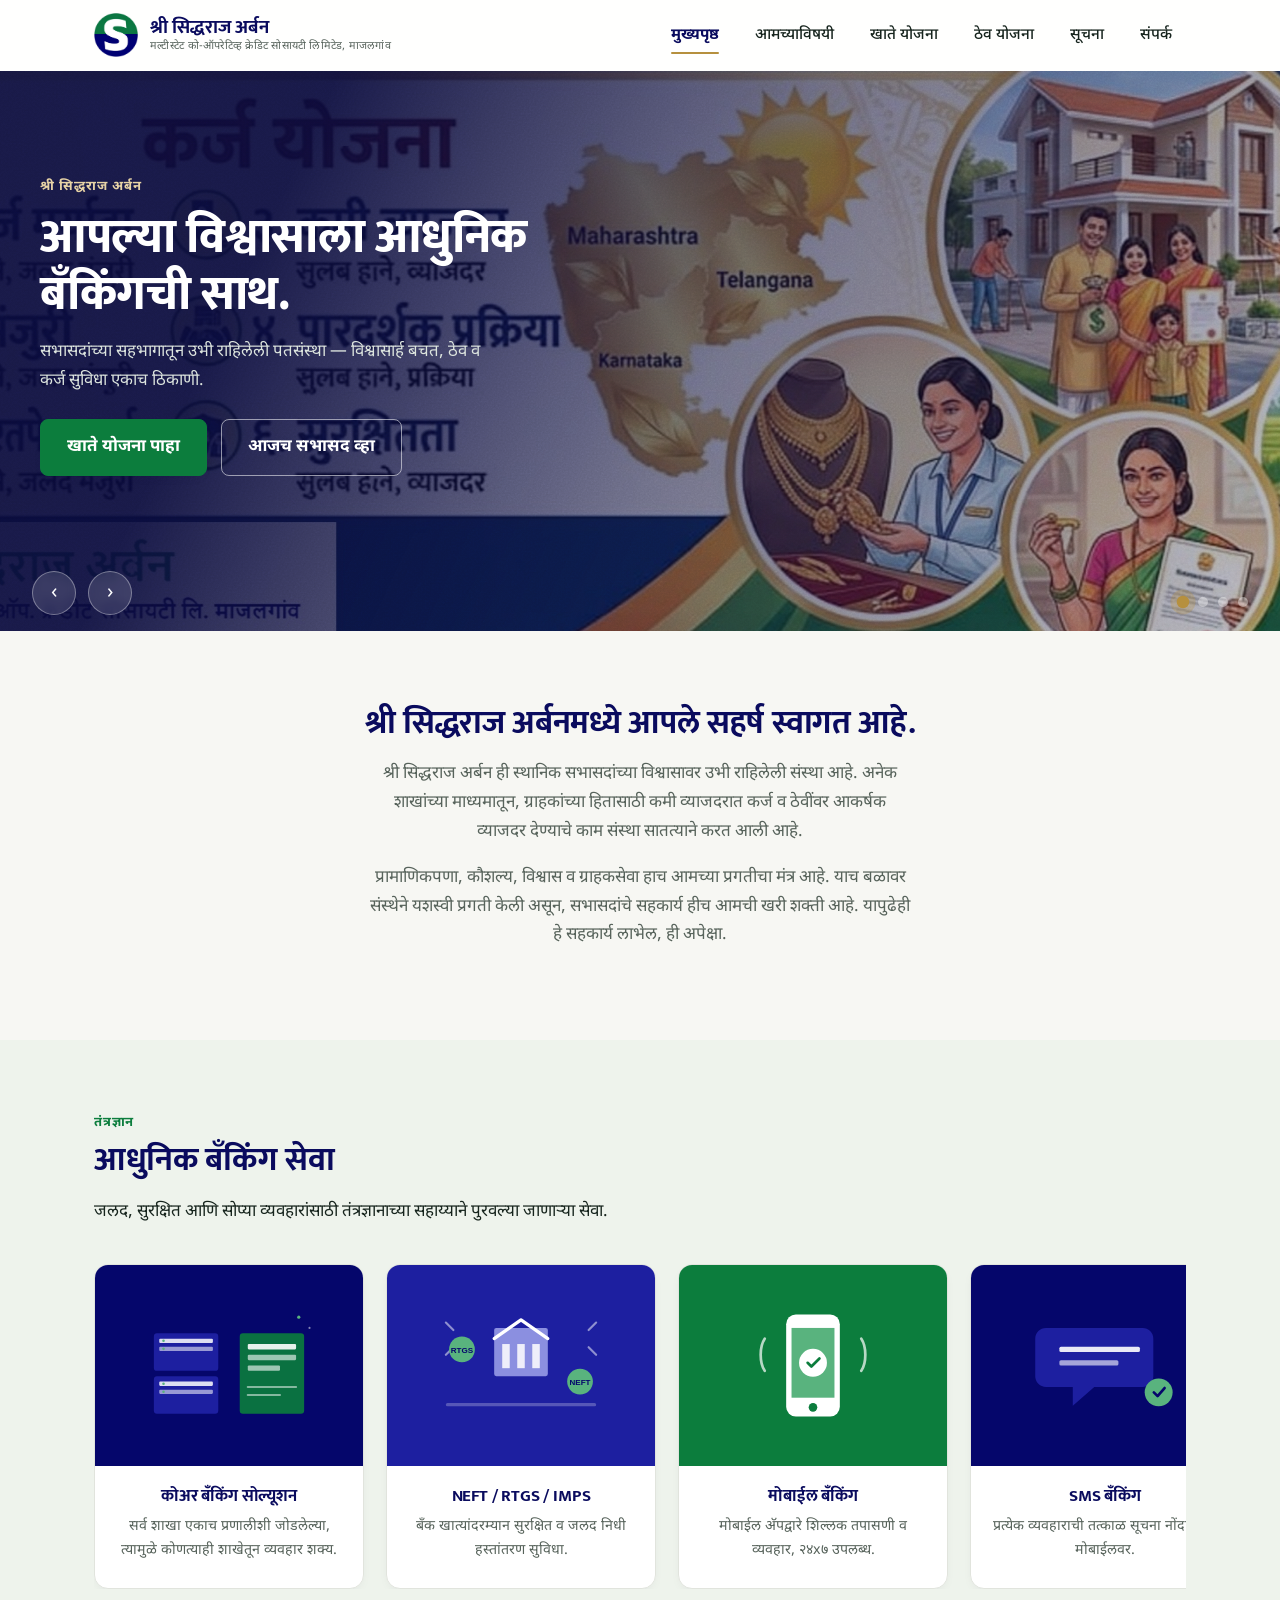
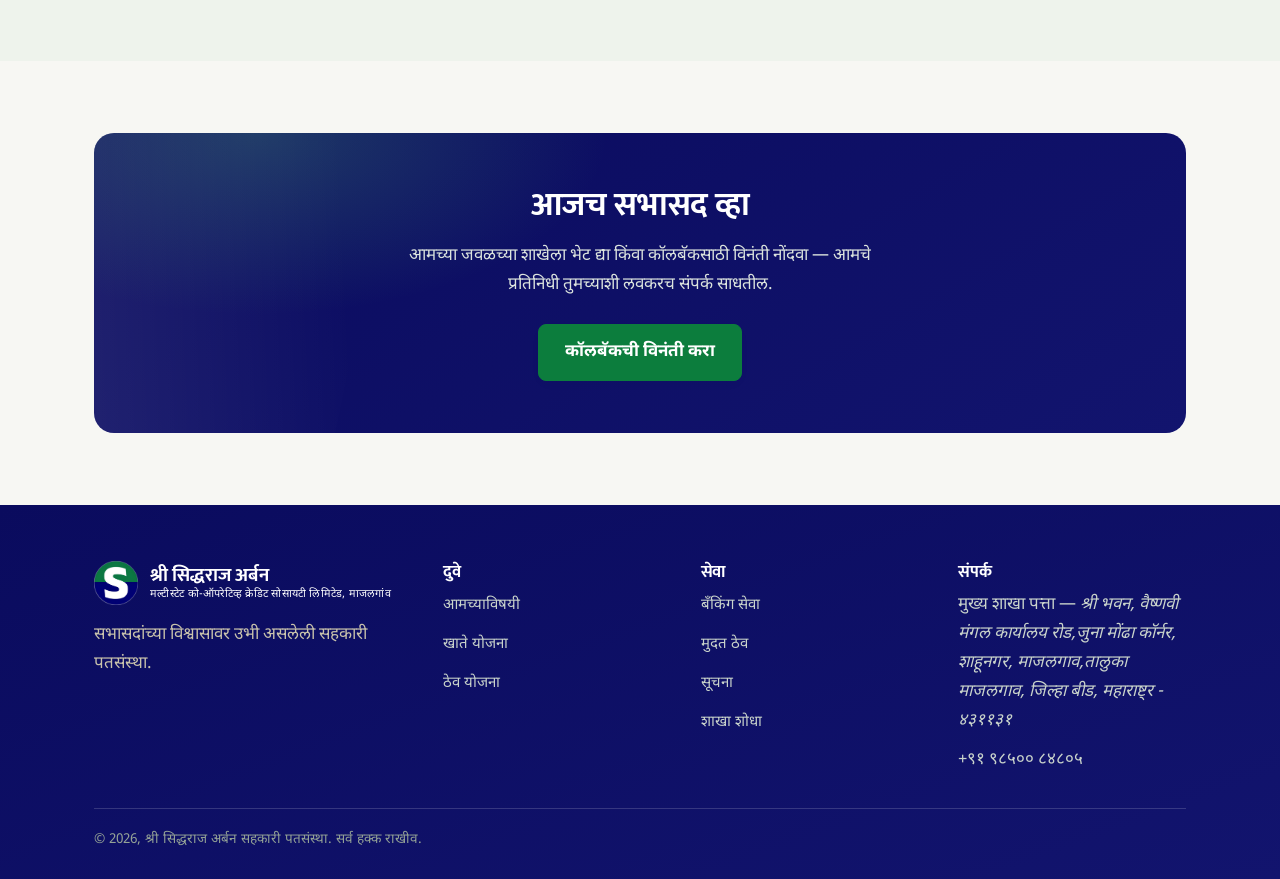
<file: index.html>
<!doctype html>
<html lang="mr">
  <head>
    <meta charset="UTF-8" />
    <meta name="viewport" content="width=device-width, initial-scale=1" />
    <title>श्री सिद्धराज अर्बन सहकारी पतसंस्था</title>
    <meta
      name="description"
      content="श्री सिद्धराज अर्बन — विश्वासार्ह बचत, ठेव व कर्ज सुविधा देणारी सहकारी पतसंस्था."
    />
    <link rel="stylesheet" href="style.css" />
  </head>
  <body>
    <header class="site">
      <div class="nav-row">
        <a class="brand" href="index.html">
          <img class="mark" src="logo.png" alt="श्री सिद्धराज अर्बन लोगो" />
          <span class="name"
            >श्री सिद्धराज अर्बन<small
              >मल्टीस्टेट को-ऑपरेटिव्ह क्रेडिट सोसायटी लिमिटेड, माजलगांव</small
            ></span
          >
        </a>
        <nav class="primary">
          <ul>
            <li><a href="index.html" aria-current="page">मुख्यपृष्ठ</a></li>
            <li><a href="about.html">आमच्याविषयी</a></li>
            <li><a href="accounts.html">खाते योजना</a></li>
            <li><a href="deposits.html">ठेव योजना</a></li>
            <li><a href="notifications.html">सूचना</a></li>
            <li><a href="contact.html">संपर्क</a></li>
          </ul>
        </nav>
        <!-- <a class="header-cta" href="contact.html">संपर्क करा</a> -->
        <button class="nav-toggle" aria-label="मेनू उघडा" aria-expanded="false">
          <span></span><span></span><span></span>
        </button>
      </div>
    </header>

    <section class="hero-carousel" id="hero-carousel">
      <div
        class="slide active"
        style="background-image: url(SiddhrajUrban.jpg)"
      >
        <div
          class="bg-zoom"
          style="
            position: absolute;
            inset: 0;
            background-image: inherit;
            background-size: cover;
            background-position: center;
          "
        ></div>
        <div class="caption">
          <span class="eyebrow">श्री सिद्धराज अर्बन</span>
          <h1>आपल्या विश्वासाला आधुनिक बँकिंगची साथ.</h1>
          <p>
            सभासदांच्या सहभागातून उभी राहिलेली पतसंस्था — विश्वासार्ह बचत, ठेव व
            कर्ज सुविधा एकाच ठिकाणी.
          </p>
          <div class="cta-row">
            <a class="btn" href="accounts.html">खाते योजना पाहा</a>
            <a class="btn ghost" href="contact.html">आजच सभासद व्हा</a>
          </div>
        </div>
      </div>
      <div class="slide" style="background-image: url(SiddhrajUrban.jpg)">
        <div
          class="bg-zoom"
          style="
            position: absolute;
            inset: 0;
            background-image: inherit;
            background-size: cover;
            background-position: center;
          "
        ></div>
        <div class="caption">
          <span class="eyebrow">कर्ज व ठेव सुविधा</span>
          <h2>तुमच्या स्वप्नांना गतीचा हात</h2>
          <p>
            कमी व्याजदरात कर्ज आणि ठेवींवर आकर्षक परतावा, सोप्या व पारदर्शक
            पद्धतीने.
          </p>
          <div class="cta-row">
            <a class="btn" href="deposits.html">ठेव योजना पाहा</a>
            <a class="btn ghost" href="contact.html">चौकशी करा</a>
          </div>
        </div>
      </div>
      <div class="slide" style="background-image: url(SiddhrajUrban.jpg)">
        <div
          class="bg-zoom"
          style="
            position: absolute;
            inset: 0;
            background-image: inherit;
            background-size: cover;
            background-position: center;
          "
        ></div>
        <div class="caption">
          <span class="eyebrow">आमची शक्ती</span>
          <h2>सभासदांच्या विश्वासावर उभी असलेली संस्था</h2>
          <p>१८,०००+ सभासद कुटुंबांचा आमच्यावरील विश्वास, हीच आमची शक्ती.</p>
          <div class="cta-row">
            <a class="btn" href="about.html">आमच्याविषयी वाचा</a>
          </div>
        </div>
      </div>
      <div class="slide" style="background-image: url(SiddhrajUrban.jpg)">
        <div
          class="bg-zoom"
          style="
            position: absolute;
            inset: 0;
            background-image: inherit;
            background-size: cover;
            background-position: center;
          "
        ></div>
        <div class="caption">
          <span class="eyebrow">तंत्रज्ञान</span>
          <h2>आधुनिक तंत्रज्ञान, विश्वासार्ह सेवा</h2>
          <p>मोबाईल बँकिंग, SMS बँकिंग व QR पेमेंटसह जलद व्यवहार.</p>
          <div class="cta-row">
            <a class="btn" href="index.html#services">सेवा पाहा</a>
          </div>
        </div>
      </div>

      <button class="carousel-arrow prev hc-prev" aria-label="मागील">‹</button>
      <button class="carousel-arrow next hc-next" aria-label="पुढील">›</button>
      <div class="dots hc-dots">
        <button class="dot active" data-i="0" aria-label="स्लाईड १"></button>
        <button class="dot" data-i="1" aria-label="स्लाईड २"></button>
        <button class="dot" data-i="2" aria-label="स्लाईड ३"></button>
        <button class="dot" data-i="3" aria-label="स्लाईड ४"></button>
      </div>
    </section>

    <section>
      <div class="wrap">
        <div
          class="section-head reveal"
          style="text-align: center; margin: 0 auto 10px; max-width: 70ch"
        >
          <h2>श्री सिद्धराज अर्बनमध्ये आपले सहर्ष स्वागत आहे.</h2>
        </div>
        <div
          class="welcome-copy reveal"
          style="max-width: 60ch; margin: 0 auto; text-align: center"
        >
          <p>
            श्री सिद्धराज अर्बन ही स्थानिक सभासदांच्या विश्वासावर उभी राहिलेली
            संस्था आहे. अनेक शाखांच्या माध्यमातून, ग्राहकांच्या हितासाठी कमी
            व्याजदरात कर्ज व ठेवींवर आकर्षक व्याजदर देण्याचे काम संस्था
            सातत्याने करत आली आहे.
          </p>
          <p>
            प्रामाणिकपणा, कौशल्य, विश्वास व ग्राहकसेवा हाच आमच्या प्रगतीचा मंत्र
            आहे. याच बळावर संस्थेने यशस्वी प्रगती केली असून, सभासदांचे सहकार्य
            हीच आमची खरी शक्ती आहे. यापुढेही हे सहकार्य लाभेल, ही अपेक्षा.
          </p>
        </div>
      </div>
    </section>

    <section id="services" class="sand">
      <div class="wrap">
        <div class="section-head reveal">
          <div class="kicker">तंत्रज्ञान</div>
          <h2>आधुनिक बँकिंग सेवा</h2>
          <p>
            जलद, सुरक्षित आणि सोप्या व्यवहारांसाठी तंत्रज्ञानाच्या सहाय्याने
            पुरवल्या जाणाऱ्या सेवा.
          </p>
        </div>
        <div class="marquee-wrap reveal">
          <div class="marquee-track service-cards" id="services-track">
            <a class="service-card" href="contact.html">
              <div class="thumb" style="background: #05066b">
                <svg viewBox="0 0 400 300" xmlns="http://www.w3.org/2000/svg">
                  <circle cx="330" cy="60" r="3" fill="#59B37E" />
                  <circle cx="350" cy="80" r="2" fill="#fff" opacity=".5" />
                  <rect
                    x="60"
                    y="90"
                    width="120"
                    height="70"
                    rx="6"
                    fill="#1D1FA0"
                  />
                  <rect
                    x="70"
                    y="100"
                    width="100"
                    height="8"
                    rx="2"
                    fill="#fff"
                    opacity=".85"
                  />
                  <rect
                    x="70"
                    y="115"
                    width="100"
                    height="8"
                    rx="2"
                    fill="#fff"
                    opacity=".55"
                  />
                  <circle cx="78" cy="104" r="2.4" fill="#59B37E" />
                  <circle cx="78" cy="119" r="2.4" fill="#59B37E" />
                  <rect
                    x="60"
                    y="170"
                    width="120"
                    height="70"
                    rx="6"
                    fill="#1D1FA0"
                  />
                  <rect
                    x="70"
                    y="180"
                    width="100"
                    height="8"
                    rx="2"
                    fill="#fff"
                    opacity=".85"
                  />
                  <rect
                    x="70"
                    y="195"
                    width="100"
                    height="8"
                    rx="2"
                    fill="#fff"
                    opacity=".55"
                  />
                  <circle cx="78" cy="184" r="2.4" fill="#59B37E" />
                  <circle cx="78" cy="199" r="2.4" fill="#59B37E" />
                  <rect
                    x="220"
                    y="90"
                    width="120"
                    height="150"
                    rx="6"
                    fill="#0C7D3D"
                    opacity=".9"
                  />
                  <rect
                    x="235"
                    y="110"
                    width="90"
                    height="10"
                    rx="2"
                    fill="#fff"
                    opacity=".9"
                  />
                  <rect
                    x="235"
                    y="130"
                    width="90"
                    height="10"
                    rx="2"
                    fill="#fff"
                    opacity=".6"
                  />
                  <rect
                    x="235"
                    y="150"
                    width="60"
                    height="10"
                    rx="2"
                    fill="#fff"
                    opacity=".6"
                  />
                  <path
                    d="M235 190h90M235 205h60"
                    stroke="#fff"
                    stroke-width="4"
                    stroke-linecap="round"
                    opacity=".5"
                  />
                </svg>
              </div>
              <div class="body">
                <h3>कोअर बँकिंग सोल्यूशन</h3>
                <p>
                  सर्व शाखा एकाच प्रणालीशी जोडलेल्या, त्यामुळे कोणत्याही शाखेतून
                  व्यवहार शक्य.
                </p>
              </div>
            </a>

            <a class="service-card" href="contact.html">
              <div class="thumb" style="background: #1d1fa0">
                <svg viewBox="0 0 400 300" xmlns="http://www.w3.org/2000/svg">
                  <path
                    d="M60 70l14 14M60 130l14-14M340 70l-14 14M340 130l-14-14"
                    stroke="#fff"
                    stroke-width="4"
                    stroke-linecap="round"
                    opacity=".5"
                  />
                  <rect
                    x="150"
                    y="80"
                    width="100"
                    height="90"
                    fill="#8B8FE0"
                    rx="4"
                  />
                  <path
                    d="M150 100l50-35 50 35"
                    fill="none"
                    stroke="#fff"
                    stroke-width="6"
                    stroke-linejoin="round"
                    stroke-linecap="round"
                  />
                  <rect
                    x="165"
                    y="110"
                    width="14"
                    height="45"
                    fill="#fff"
                    opacity=".85"
                  />
                  <rect
                    x="193"
                    y="110"
                    width="14"
                    height="45"
                    fill="#fff"
                    opacity=".85"
                  />
                  <rect
                    x="221"
                    y="110"
                    width="14"
                    height="45"
                    fill="#fff"
                    opacity=".85"
                  />
                  <circle cx="90" cy="120" r="24" fill="#59B37E" />
                  <text
                    x="90"
                    y="126"
                    font-size="15"
                    fill="#05066B"
                    text-anchor="middle"
                    font-family="Arial"
                    font-weight="bold"
                  >
                    RTGS
                  </text>
                  <circle cx="310" cy="180" r="24" fill="#59B37E" />
                  <text
                    x="310"
                    y="186"
                    font-size="15"
                    fill="#05066B"
                    text-anchor="middle"
                    font-family="Arial"
                    font-weight="bold"
                  >
                    NEFT
                  </text>
                  <rect
                    x="60"
                    y="220"
                    width="280"
                    height="6"
                    rx="3"
                    fill="#fff"
                    opacity=".25"
                  />
                </svg>
              </div>
              <div class="body">
                <h3>NEFT / RTGS / IMPS</h3>
                <p>बँक खात्यांदरम्यान सुरक्षित व जलद निधी हस्तांतरण सुविधा.</p>
              </div>
            </a>

            <a class="service-card" href="contact.html">
              <div class="thumb" style="background: #0c7d3d">
                <svg viewBox="0 0 400 300" xmlns="http://www.w3.org/2000/svg">
                  <rect
                    x="150"
                    y="55"
                    width="100"
                    height="190"
                    rx="18"
                    fill="#fff"
                  />
                  <rect x="160" y="80" width="80" height="130" fill="#59B37E" />
                  <circle cx="200" cy="228" r="8" fill="#0C7D3D" />
                  <circle cx="200" cy="145" r="26" fill="#fff" />
                  <path
                    d="M190 145l7 7 15-15"
                    stroke="#0C7D3D"
                    stroke-width="5"
                    fill="none"
                    stroke-linecap="round"
                    stroke-linejoin="round"
                  />
                  <path
                    d="M110 100c-10 15-10 45 0 60M290 100c10 15 10 45 0 60"
                    stroke="#fff"
                    stroke-width="5"
                    fill="none"
                    stroke-linecap="round"
                    opacity=".7"
                  />
                </svg>
              </div>
              <div class="body">
                <h3>मोबाईल बँकिंग</h3>
                <p>मोबाईल अ‍ॅपद्वारे शिल्लक तपासणी व व्यवहार, २४x७ उपलब्ध.</p>
              </div>
            </a>

            <a class="service-card" href="contact.html">
              <div class="thumb" style="background: #05066b">
                <svg viewBox="0 0 400 300" xmlns="http://www.w3.org/2000/svg">
                  <path
                    d="M90 80h180a20 20 0 0 1 20 20v70a20 20 0 0 1-20 20H180l-40 35v-35h-50a20 20 0 0 1-20-20v-70a20 20 0 0 1 20-20z"
                    fill="#1D1FA0"
                  />
                  <rect
                    x="115"
                    y="115"
                    width="150"
                    height="10"
                    rx="3"
                    fill="#fff"
                    opacity=".9"
                  />
                  <rect
                    x="115"
                    y="140"
                    width="110"
                    height="10"
                    rx="3"
                    fill="#fff"
                    opacity=".6"
                  />
                  <circle cx="300" cy="200" r="26" fill="#59B37E" />
                  <path
                    d="M291 200l7 7 13-15"
                    stroke="#05066B"
                    stroke-width="5"
                    fill="none"
                    stroke-linecap="round"
                    stroke-linejoin="round"
                  />
                </svg>
              </div>
              <div class="body">
                <h3>SMS बँकिंग</h3>
                <p>प्रत्येक व्यवहाराची तत्काळ सूचना नोंदणीकृत मोबाईलवर.</p>
              </div>
            </a>

            <a class="service-card" href="contact.html">
              <div class="thumb" style="background: #0c7d3d">
                <svg viewBox="0 0 400 300" xmlns="http://www.w3.org/2000/svg">
                  <rect
                    x="80"
                    y="90"
                    width="240"
                    height="120"
                    rx="8"
                    fill="#fff"
                  />
                  <rect
                    x="100"
                    y="110"
                    width="120"
                    height="10"
                    rx="2"
                    fill="#05066B"
                    opacity=".8"
                  />
                  <rect
                    x="100"
                    y="130"
                    width="90"
                    height="8"
                    rx="2"
                    fill="#05066B"
                    opacity=".4"
                  />
                  <circle
                    cx="270"
                    cy="170"
                    r="20"
                    fill="none"
                    stroke="#05066B"
                    stroke-width="5"
                  />
                  <path
                    d="M255 170h30M270 155v30"
                    stroke="#05066B"
                    stroke-width="4"
                    stroke-linecap="round"
                    opacity=".5"
                  />
                  <path
                    d="M100 190h80"
                    stroke="#05066B"
                    stroke-width="6"
                    stroke-linecap="round"
                    opacity=".6"
                  />
                  <path d="M80 90l240 0" stroke="#59B37E" stroke-width="6" />
                </svg>
              </div>
              <div class="body">
                <h3>चेक क्लिअरिंग</h3>
                <p>स्थानिक व बाह्य धनादेशांची जलद क्लिअरिंग प्रक्रिया.</p>
              </div>
            </a>

            <!-- <a class="service-card" href="contact.html">
        <div class="thumb" style="background:#1D1FA0">
          <svg viewBox="0 0 400 300" xmlns="http://www.w3.org/2000/svg">
            <rect x="70" y="70" width="110" height="160" rx="14" fill="#0A0C4A"/>
            <rect x="85" y="95" width="80" height="80" fill="#fff"/>
            <rect x="92" y="102" width="14" height="14" fill="#05066B"/><rect x="112" y="102" width="14" height="14" fill="#05066B"/><rect x="132" y="102" width="14" height="14" fill="#05066B"/>
            <rect x="92" y="122" width="14" height="14" fill="#05066B"/><rect x="132" y="122" width="14" height="14" fill="#05066B"/>
            <rect x="92" y="142" width="14" height="14" fill="#05066B"/><rect x="112" y="142" width="14" height="14" fill="#05066B"/><rect x="132" y="142" width="14" height="14" fill="#05066B"/>
            <circle cx="125" cy="205" r="5" fill="#fff" opacity=".6"/>
            <rect x="220" y="60" width="90" height="170" rx="16" fill="#fff"/>
            <rect x="234" y="80" width="62" height="120" rx="4" fill="#59B37E"/>
            <text x="265" y="150" font-size="16" fill="#fff" text-anchor="middle" font-family="Arial" font-weight="bold">₹</text>
            <circle cx="265" cy="215" r="6" fill="#0A0C4A"/>
          </svg>
        </div>
        <div class="body">
          <h3>QR कोड पेमेंट</h3>
          <p>QR कोडद्वारे त्वरित व रोकडरहित पेमेंट स्वीकृती.</p>
        </div>
      </a> -->

            <!-- <a class="service-card" href="contact.html">
        <div class="thumb" style="background:#F3EFE2">
          <svg viewBox="0 0 400 300" xmlns="http://www.w3.org/2000/svg">
            <circle cx="200" cy="150" r="46" fill="#fff" stroke="#0C7D3D" stroke-width="4"/>
            <text x="200" y="160" font-size="30" fill="#0C7D3D" text-anchor="middle" font-family="Georgia, serif" font-weight="bold">₹</text>
            <g stroke="#05066B" stroke-width="2" opacity=".55">
              <path d="M200 104V70M200 196v34M154 150h-34M246 150h34"/>
              <path d="M167 117l-24-24M233 117l24-24M167 183l-24 24M233 183l24 24"/>
            </g>
            <circle cx="200" cy="70" r="20" fill="#59B37E"/>
            <circle cx="120" cy="150" r="20" fill="#1D1FA0"/>
            <circle cx="280" cy="150" r="20" fill="#C0392B" opacity=".85"/>
            <circle cx="166" cy="216" r="20" fill="#E0A030"/>
            <circle cx="234" cy="216" r="20" fill="#2C9CDB"/>
          </svg>
        </div>
        <div class="body">
          <h3>बिल पेमेंट व रिचार्ज</h3>
          <p>वीज बिल, मोबाईल रिचार्ज, LIC हप्ता एकाच ठिकाणी.</p>
        </div>
      </a> -->
          </div>
        </div>
      </div>
    </section>

    <!-- <section>
  <div class="wrap">
    <div class="section-head reveal">
      <div class="kicker">आमची भूमिका</div>
      <h2>अध्यक्षांचा संदेश</h2>
    </div>
    <figure class="quote-block reveal">
      <img src="https://placehold.co/220x260/05066B/E4EFE6?text=%E0%A4%85%E0%A4%A7%E0%A5%8D%E0%A4%AF%E0%A4%95%E0%A5%8D%E0%A4%B7" alt="अध्यक्षांचे छायाचित्र (उदाहरण)">
      <div>
        <blockquote>“सचोटी, विश्वास आणि सभासदांचे हित हाच आमचा पाया आहे. संस्थेच्या प्रत्येक निर्णयामागे सभासदांच्या भल्याचा विचार असतो.”</blockquote>
        <figcaption>— अध्यक्ष, श्री सिद्धराज अर्बन सहकारी पतसंस्था <em>(नाव येथे टाका)</em></figcaption>
        <p style="margin-top:16px"><a href="about.html">संपूर्ण संदेश वाचा →</a></p>
      </div>
    </figure>
  </div>
</section> -->

    <section>
      <div class="wrap">
        <div class="cta-banner reveal">
          <h2>आजच सभासद व्हा</h2>
          <p style="max-width: 52ch; margin: 0 auto 24px">
            आमच्या जवळच्या शाखेला भेट द्या किंवा कॉलबॅकसाठी विनंती नोंदवा — आमचे
            प्रतिनिधी तुमच्याशी लवकरच संपर्क साधतील.
          </p>
          <a class="btn" href="contact.html">कॉलबॅकची विनंती करा</a>
        </div>
      </div>
    </section>

    <footer class="site">
      <div class="wrap">
        <div class="foot-grid">
          <div>
            <a class="brand" href="index.html" style="margin-bottom: 1rem;">
              <img class="mark" src="logo.png" alt="श्री सिद्धराज अर्बन लोगो" />
              <span class="name" style="color: white"
                >श्री सिद्धराज अर्बन<small style="color: white"
                  >मल्टीस्टेट को-ऑपरेटिव्ह क्रेडिट सोसायटी लिमिटेड,
                  माजलगांव</small
                ></span
              >
            </a>
            <!-- <h3>श्री सिद्धराज अर्बन</h3> -->
            <p style="color: #c9c3ac; max-width: 32ch">
              सभासदांच्या विश्वासावर उभी असलेली सहकारी पतसंस्था.
            </p>
          </div>
          <div>
            <h3>दुवे</h3>
            <ul>
              <li><a href="about.html">आमच्याविषयी</a></li>
              <li><a href="accounts.html">खाते योजना</a></li>
              <li><a href="deposits.html">ठेव योजना</a></li>
            </ul>
          </div>
          <div>
            <h3>सेवा</h3>
            <ul>
              <li><a href="#services">बँकिंग सेवा</a></li>
              <li><a href="deposits.html">मुदत ठेव</a></li>
              <li><a href="notifications.html">सूचना</a></li>
              <li><a href="contact.html">शाखा शोधा</a></li>
            </ul>
          </div>
          <div>
            <h3>संपर्क</h3>
            <ul>
              <li>
                मुख्य शाखा पत्ता —
                <em
                  >श्री भवन, वैष्णवी मंगल कार्यालय रोड,जुना मोंढा कॉर्नर,
                  शाहूनगर, माजलगाव,तालुका माजलगाव, जिल्हा बीड, महाराष्ट्र -
                  ४३११३१</em
                >
              </li>
              <li>+९१ ९८५०० ८४८०५</li>
              <!-- <li>info@yourdomain.com</li> -->
            </ul>
          </div>
        </div>
        <div class="foot-bottom">
          <span
            >© 2026, श्री सिद्धराज अर्बन सहकारी पतसंस्था. सर्व हक्क राखीव.</span
          >
          <!-- <span><a href="contact.html">गोपनीयता धोरण</a> · <a href="contact.html">नियम व अटी</a></span> -->
        </div>
      </div>
    </footer>

    <script src="script.js"></script>
  </body>
</html>
</file>
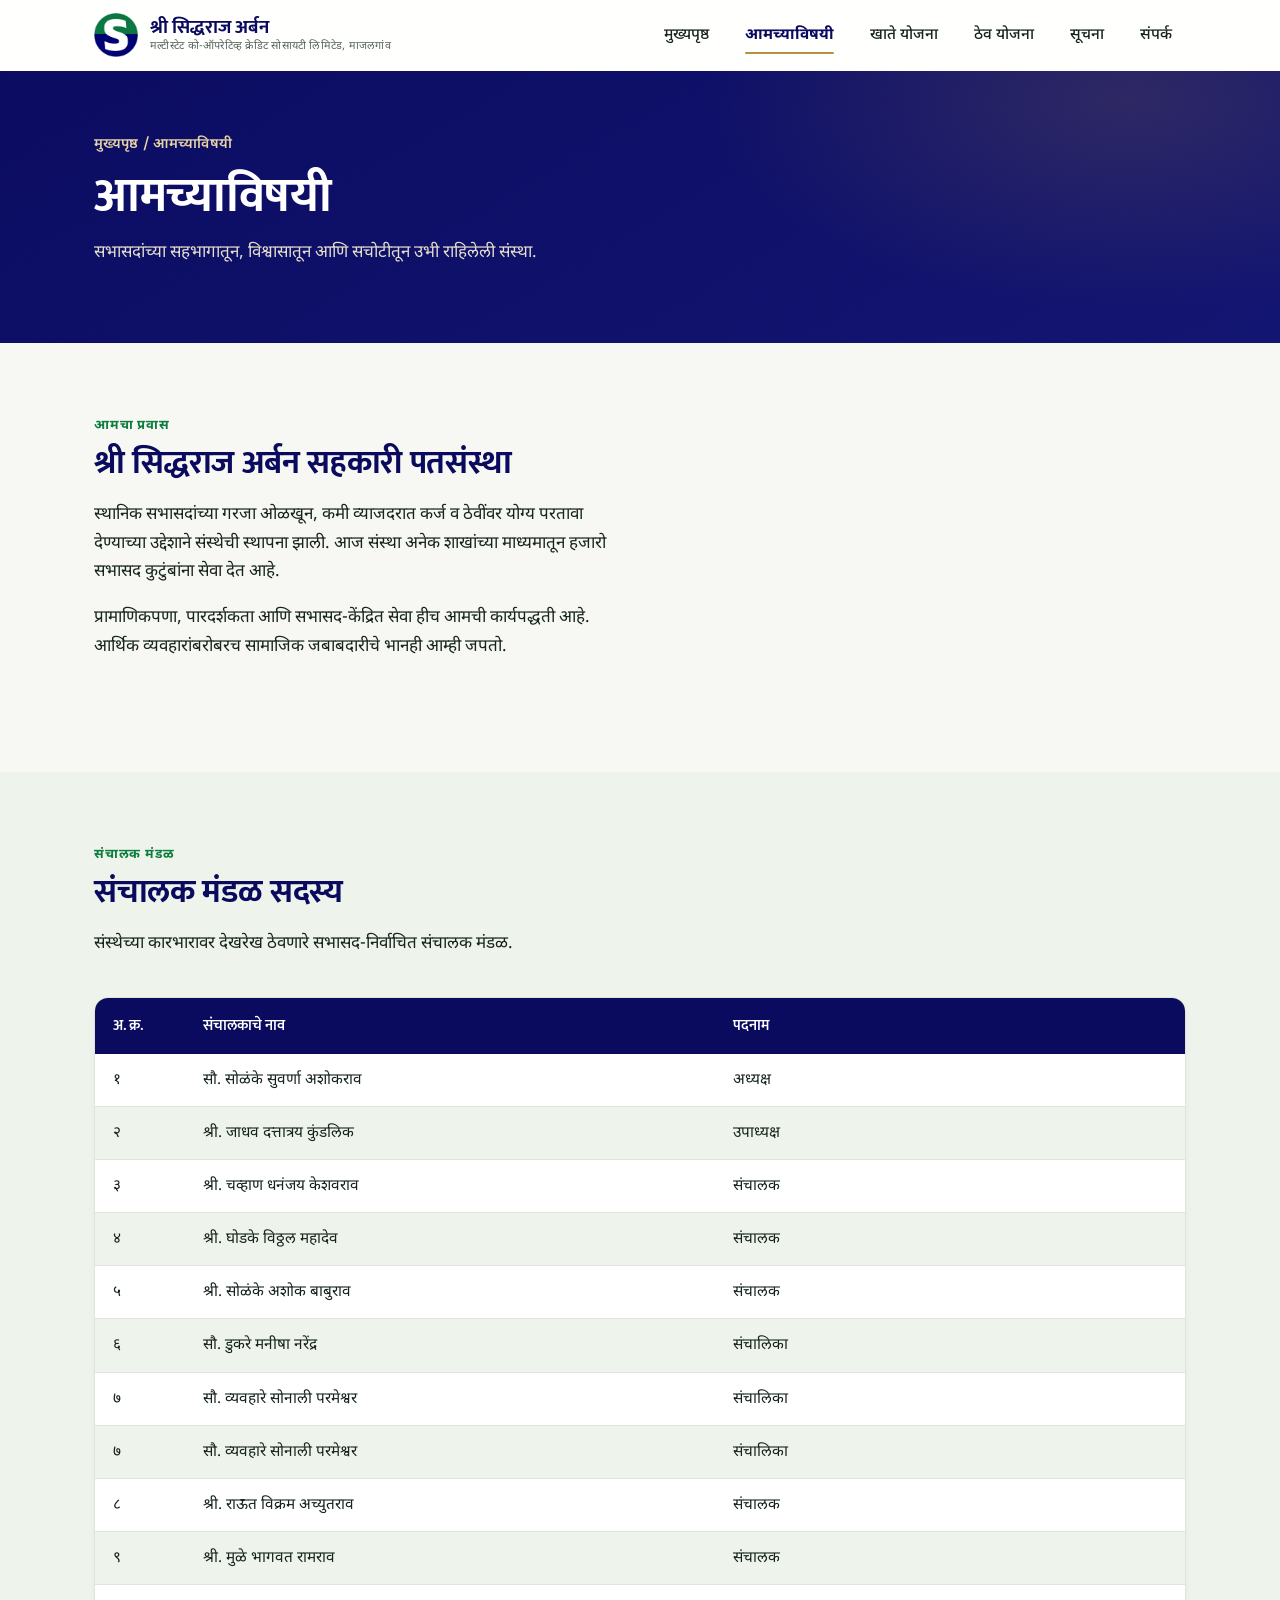
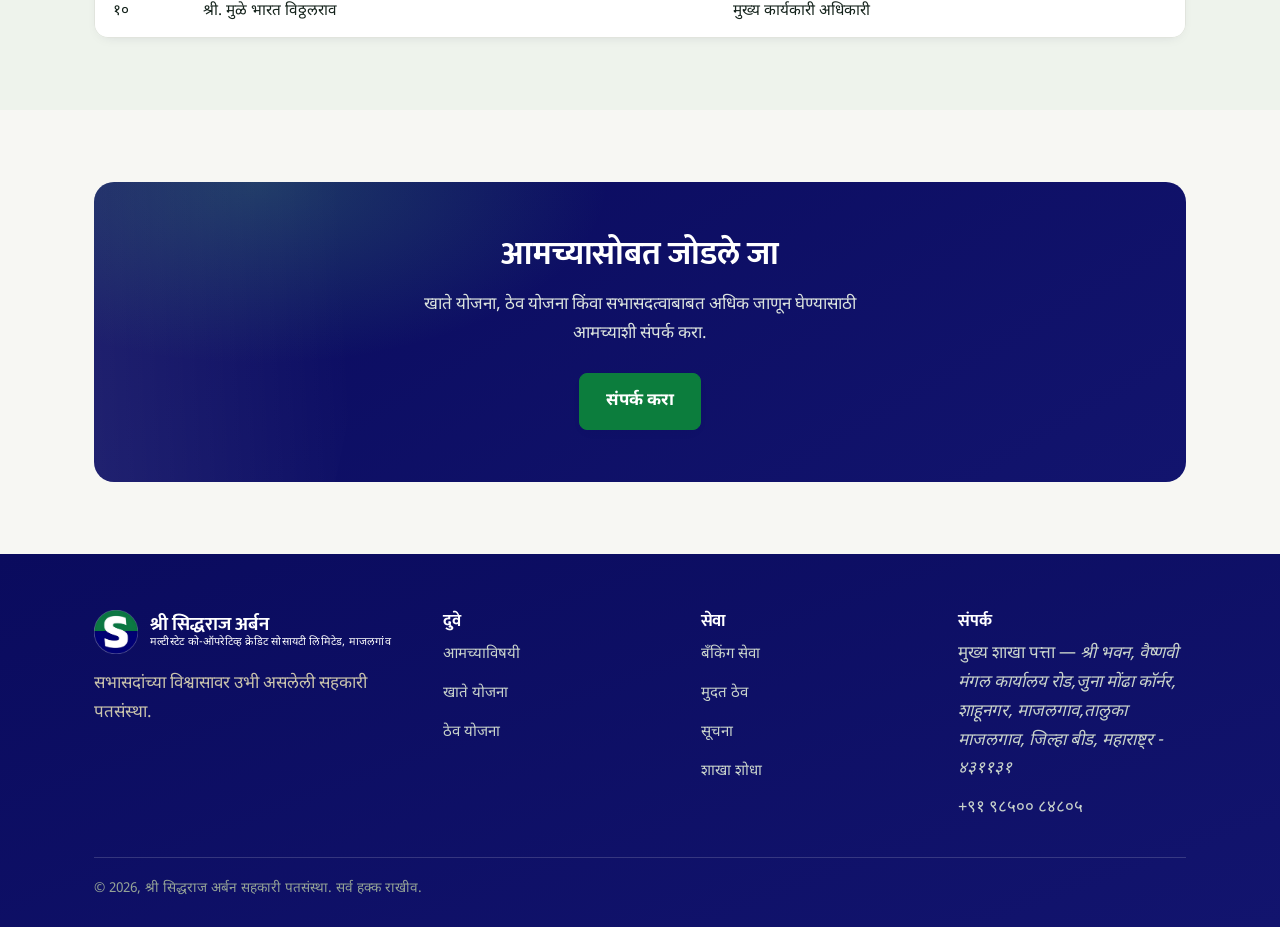
<file: about.html>
<!DOCTYPE html>
<html lang="mr">
<head>
<meta charset="UTF-8">
<meta name="viewport" content="width=device-width, initial-scale=1">
<title>आमच्याविषयी — श्री सिद्धराज अर्बन</title>
<link rel="stylesheet" href="style.css">
</head>
<body>

<header class="site">
  <div class="nav-row">
    <a class="brand" href="index.html">
      <img class="mark" src="logo.png" alt="श्री सिद्धराज अर्बन लोगो">
      <span class="name">श्री सिद्धराज अर्बन<small>मल्टीस्टेट को-ऑपरेटिव्ह क्रेडिट सोसायटी लिमिटेड, माजलगांव</small></span>
    </a>
    <nav class="primary">
      <ul>
        <li><a href="index.html">मुख्यपृष्ठ</a></li>
        <li><a href="about.html"aria-current="page">आमच्याविषयी</a></li>
        <li><a href="accounts.html">खाते योजना</a></li>
        <li><a href="deposits.html">ठेव योजना</a></li>
        <li><a href="notifications.html">सूचना</a></li>
        <li><a href="contact.html">संपर्क</a></li>
      </ul>
    </nav>
    <!-- <a class="header-cta" href="contact.html">संपर्क करा</a> -->
    <button class="nav-toggle" aria-label="मेनू उघडा" aria-expanded="false">
      <span></span><span></span><span></span>
    </button>
  </div>
</header>

<section class="page-hero">
  <div class="wrap">
    <div class="crumb">मुख्यपृष्ठ / आमच्याविषयी</div>
    <h1>आमच्याविषयी</h1>
    <p style="color:#E5E0CE;max-width:60ch">सभासदांच्या सहभागातून, विश्वासातून आणि सचोटीतून उभी राहिलेली संस्था.</p>
  </div>
</section>

<section>
  <div class="wrap">
    <div class="section-head reveal">
      <div class="kicker">आमचा प्रवास</div>
      <h2>श्री सिद्धराज अर्बन सहकारी पतसंस्था</h2>
      <p>स्थानिक सभासदांच्या गरजा ओळखून, कमी व्याजदरात कर्ज व ठेवींवर योग्य परतावा देण्याच्या उद्देशाने संस्थेची स्थापना झाली. आज संस्था अनेक शाखांच्या माध्यमातून हजारो सभासद कुटुंबांना सेवा देत आहे.</em></p>
      <p>प्रामाणिकपणा, पारदर्शकता आणि सभासद-केंद्रित सेवा हीच आमची कार्यपद्धती आहे. आर्थिक व्यवहारांबरोबरच सामाजिक जबाबदारीचे भानही आम्ही जपतो.</p>
    </div>
  </div>
</section>

<!-- <section class="sand">
  <div class="wrap">
    <div class="section-head reveal">
      <div class="kicker">संदेश</div>
      <h2>अध्यक्षांचा संदेश</h2>
    </div>
    <figure class="quote-block reveal">
      <img src="https://placehold.co/220x260/05066B/E4EFE6?text=%E0%A4%85%E0%A4%A7%E0%A5%8D%E0%A4%AF%E0%A4%95%E0%A5%8D%E0%A4%B7" alt="अध्यक्षांचे छायाचित्र (उदाहरण)">
      <div>
        <blockquote>“सहकार चळवळीचा खरा अर्थ म्हणजे एकमेकांच्या प्रगतीत सहभागी होणे. आमच्या प्रत्येक सभासदाचे आर्थिक स्वप्न पूर्ण व्हावे, हाच आमचा प्रयत्न आहे.”</blockquote>
        <figcaption>— अध्यक्ष <em>(नाव येथे टाका)</em></figcaption>
      </div>
    </figure>
  </div>
</section> -->

<section class="sand">
  <div class="wrap">
    <div class="section-head reveal">
      <div class="kicker">संचालक मंडळ</div>
      <h2>संचालक मंडळ सदस्य</h2>
      <p>संस्थेच्या कारभारावर देखरेख ठेवणारे सभासद-निर्वाचित संचालक मंडळ.</p>
    </div>
    <div class="director-table-wrap table-scroll reveal">
      <table class="director-table">
        <thead>
          <tr><th>अ. क्र.</th><th>संचालकाचे नाव</th><th>पदनाम</th></tr>
        </thead>
        <tbody>
          <tr><td>१</td><td> सौ. सोळंके सुवर्णा अशोकराव</td><td>अध्यक्ष</td></tr>
          <tr><td>२</td><td> श्री. जाधव दत्तात्रय कुंडलिक</td><td>उपाध्यक्ष</td></tr>
          <tr><td>३</td><td> श्री. चव्हाण धनंजय केशवराव</td><td>संचालक</td></tr>
          <tr><td>४</td><td> श्री. घोडके विठ्ठल महादेव</td><td>संचालक</td></tr>
          <tr><td>५</td><td> श्री. सोळंके अशोक बाबुराव</td><td>संचालक</td></tr>
          <tr><td>६</td><td> सौ. डुकरे मनीषा नरेंद्र</td><td>संचालिका</td></tr>
          <tr><td>७</td><td> सौ. व्यवहारे सोनाली परमेश्वर</td><td>संचालिका</td></tr>
          <tr><td>७</td><td> सौ. व्यवहारे सोनाली परमेश्वर</td><td>संचालिका</td></tr>
          <tr><td>८</td><td> श्री. राऊत विक्रम अच्युतराव</td><td>संचालक</td></tr>
          <tr><td>९</td><td> श्री. मुळे भागवत रामराव</td><td>संचालक</td></tr>
          <tr><td>१०</td><td> श्री. मुळे भारत विठ्ठलराव</td><td>मुख्य कार्यकारी अधिकारी</td></tr>
        </tbody>
      </table>
    </div>
  </div>
</section>

<section>
  <div class="wrap">
    <div class="cta-banner reveal">
      <h2>आमच्यासोबत जोडले जा</h2>
      <p style="max-width:52ch;margin:0 auto 24px">खाते योजना, ठेव योजना किंवा सभासदत्वाबाबत अधिक जाणून घेण्यासाठी आमच्याशी संपर्क करा.</p>
      <a class="btn" href="contact.html">संपर्क करा</a>
    </div>
  </div>
</section>

<footer class="site">
      <div class="wrap">
        <div class="foot-grid">
          <div>
            <a class="brand" href="index.html" style="margin-bottom: 1rem;">
              <img class="mark" src="logo.png" alt="श्री सिद्धराज अर्बन लोगो" />
              <span class="name" style="color: white"
                >श्री सिद्धराज अर्बन<small style="color: white"
                  >मल्टीस्टेट को-ऑपरेटिव्ह क्रेडिट सोसायटी लिमिटेड,
                  माजलगांव</small
                ></span
              >
            </a>
            <!-- <h3>श्री सिद्धराज अर्बन</h3> -->
            <p style="color: #c9c3ac; max-width: 32ch">
              सभासदांच्या विश्वासावर उभी असलेली सहकारी पतसंस्था.
            </p>
          </div>
          <div>
            <h3>दुवे</h3>
            <ul>
              <li><a href="about.html">आमच्याविषयी</a></li>
              <li><a href="accounts.html">खाते योजना</a></li>
              <li><a href="deposits.html">ठेव योजना</a></li>
            </ul>
          </div>
          <div>
            <h3>सेवा</h3>
            <ul>
              <li><a href="#services">बँकिंग सेवा</a></li>
              <li><a href="deposits.html">मुदत ठेव</a></li>
              <li><a href="notifications.html">सूचना</a></li>
              <li><a href="contact.html">शाखा शोधा</a></li>
            </ul>
          </div>
          <div>
            <h3>संपर्क</h3>
            <ul>
              <li>
                मुख्य शाखा पत्ता —
                <em
                  >श्री भवन, वैष्णवी मंगल कार्यालय रोड,जुना मोंढा कॉर्नर,
                  शाहूनगर, माजलगाव,तालुका माजलगाव, जिल्हा बीड, महाराष्ट्र -
                  ४३११३१</em
                >
              </li>
              <li>+९१ ९८५०० ८४८०५</li>
              <!-- <li>info@yourdomain.com</li> -->
            </ul>
          </div>
        </div>
        <div class="foot-bottom">
          <span
            >© 2026, श्री सिद्धराज अर्बन सहकारी पतसंस्था. सर्व हक्क राखीव.</span
          >
          <!-- <span><a href="contact.html">गोपनीयता धोरण</a> · <a href="contact.html">नियम व अटी</a></span> -->
        </div>
      </div>
    </footer>

<script src="script.js"></script>
</body>
</html>
</file>
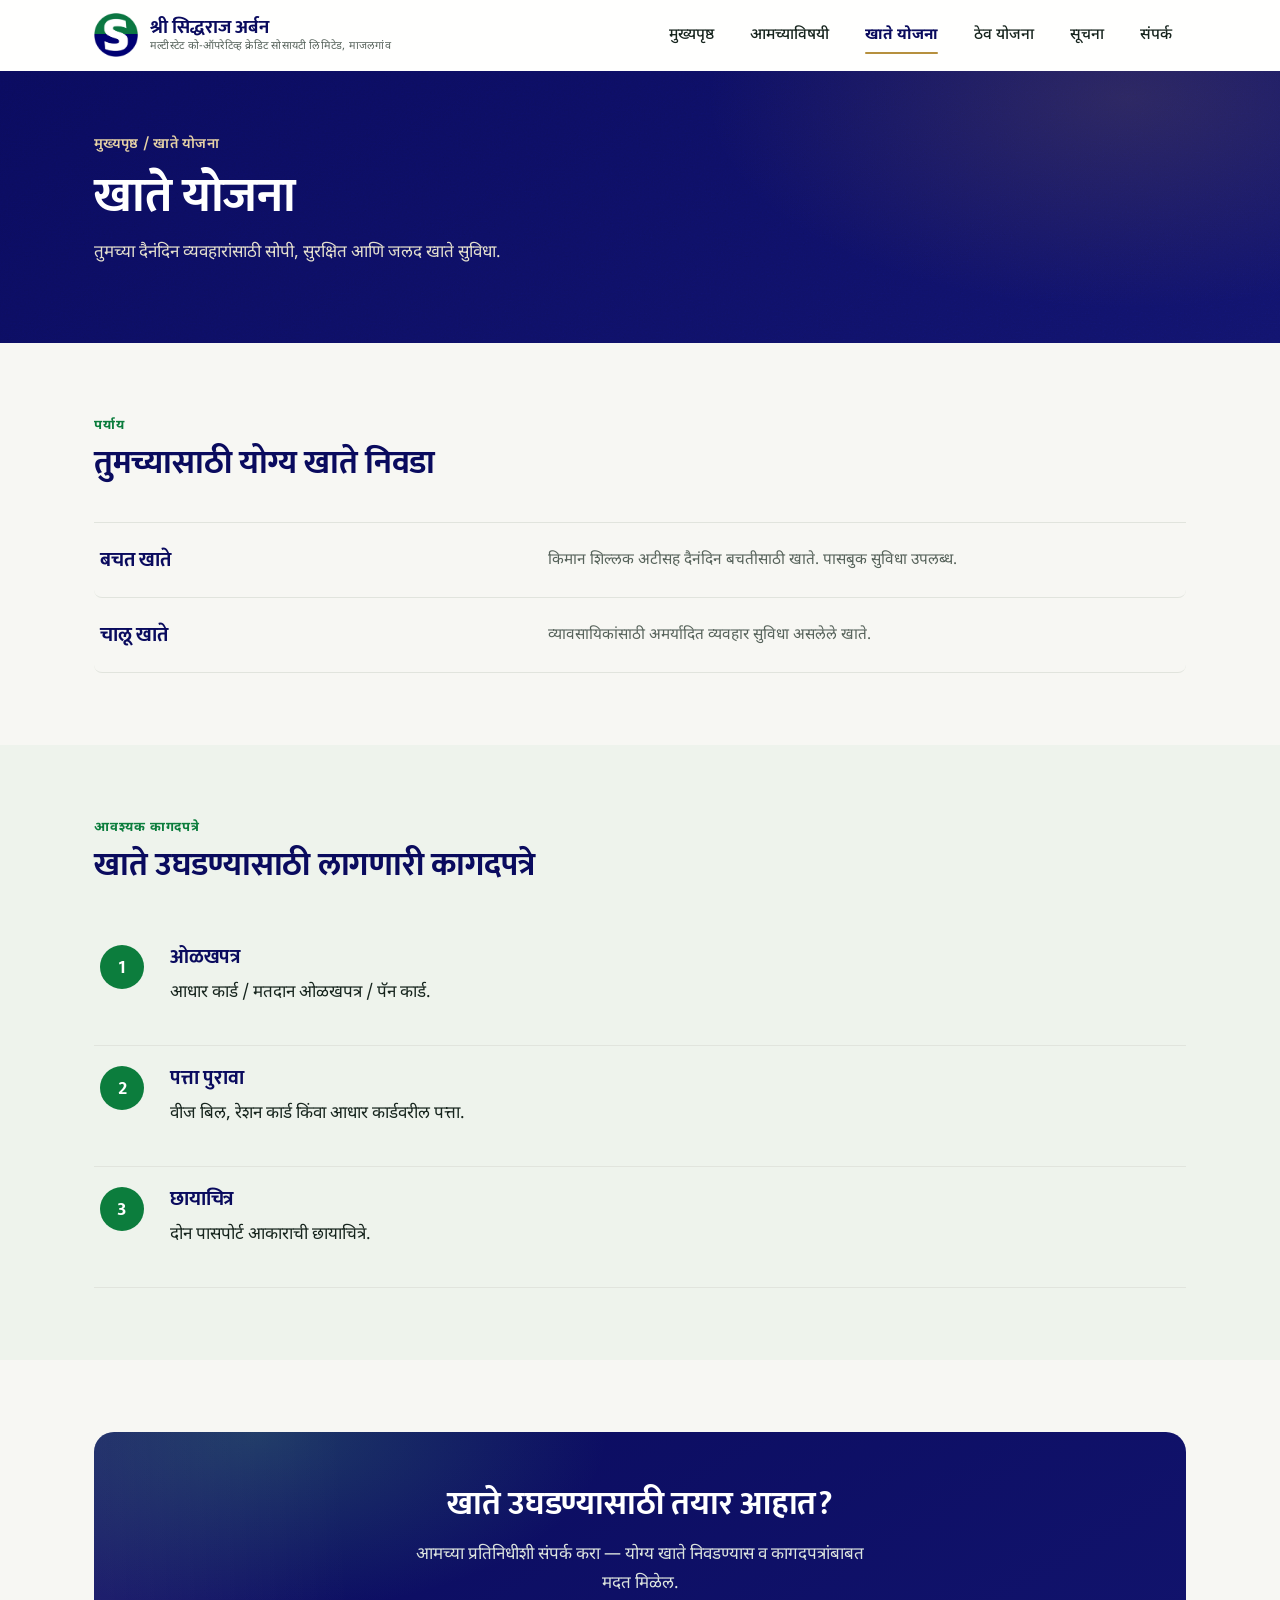
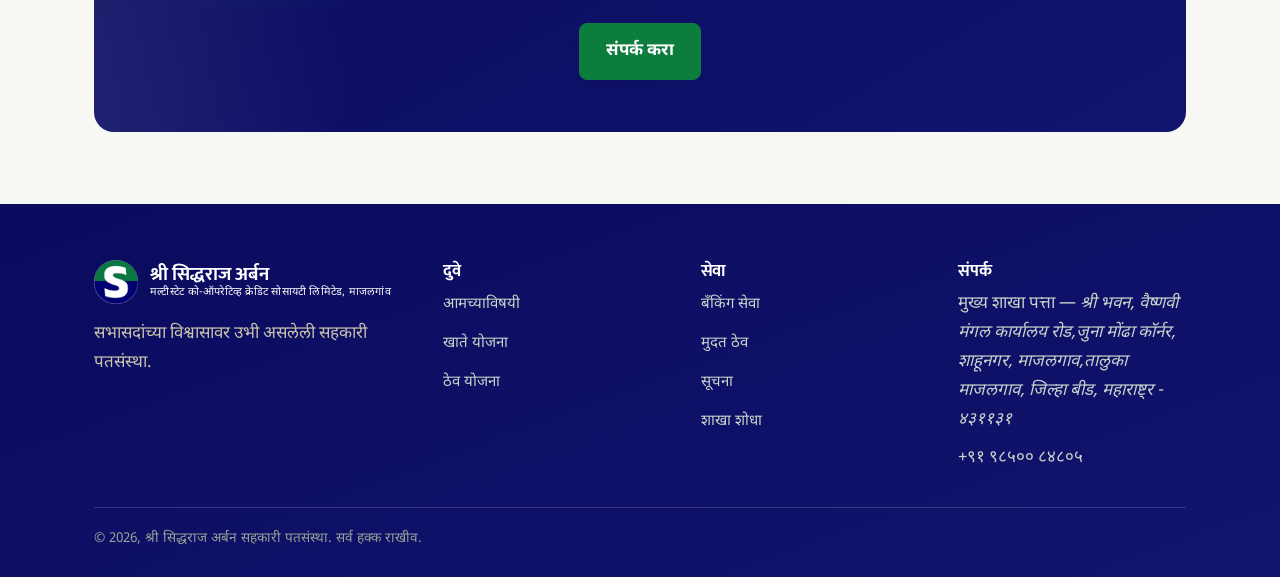
<file: accounts.html>
<!DOCTYPE html>
<html lang="mr">
<head>
<meta charset="UTF-8">
<meta name="viewport" content="width=device-width, initial-scale=1">
<title>खाते योजना — श्री सिद्धराज अर्बन</title>
<link rel="stylesheet" href="style.css">
</head>
<body>

<header class="site">
  <div class="nav-row">
    <a class="brand" href="index.html">
      <img class="mark" src="logo.png" alt="श्री सिद्धराज अर्बन लोगो">
      <span class="name">श्री सिद्धराज अर्बन<small>मल्टीस्टेट को-ऑपरेटिव्ह क्रेडिट सोसायटी लिमिटेड, माजलगांव</small></span>
    </a>
    <nav class="primary">
      <ul>
        <li><a href="index.html">मुख्यपृष्ठ</a></li>
        <li><a href="about.html">आमच्याविषयी</a></li>
        <li><a href="accounts.html"  aria-current="page">खाते योजना</a></li>
        <li><a href="deposits.html">ठेव योजना</a></li>
        <li><a href="notifications.html">सूचना</a></li>
        <li><a href="contact.html">संपर्क</a></li>
      </ul>
    </nav>
    <!-- <a class="header-cta" href="contact.html">संपर्क करा</a> -->
    <button class="nav-toggle" aria-label="मेनू उघडा" aria-expanded="false">
      <span></span><span></span><span></span>
    </button>
  </div>
</header>

<section class="page-hero">
  <div class="wrap">
    <div class="crumb">मुख्यपृष्ठ / खाते योजना</div>
    <h1>खाते योजना</h1>
    <p style="color:#E5E0CE;max-width:60ch">तुमच्या दैनंदिन व्यवहारांसाठी सोपी, सुरक्षित आणि जलद खाते सुविधा.</p>
  </div>
</section>

<section>
  <div class="wrap">
    <div class="section-head reveal">
      <div class="kicker">पर्याय</div>
      <h2>तुमच्यासाठी योग्य खाते निवडा</h2>
    </div>
    <div class="ledger reveal">
      <div class="ledger-row">
        <h3>बचत खाते</h3>
        <p>किमान शिल्लक अटीसह दैनंदिन बचतीसाठी खाते. पासबुक सुविधा उपलब्ध.</p>
        <!-- <span class="rate">व्याज — प्रतिवर्ष <em>X%</em></span> -->
      </div>
      <div class="ledger-row">
        <h3>चालू खाते</h3>
        <p>व्यावसायिकांसाठी अमर्यादित व्यवहार सुविधा असलेले खाते.</p>
        <!-- <span class="rate">सेवा शुल्क — <em>तपशीलानुसार</em></span> -->
      </div>
      <!-- <div class="ledger-row">
        <h3>बालक बचत खाते</h3>
        <p>लहान मुलांमध्ये बचतीची सवय रुजवण्यासाठी खास योजना.</p>
        <span class="rate">व्याज — प्रतिवर्ष <em>X%</em></span>
      </div>
      <div class="ledger-row">
        <h3>पगार खाते</h3>
        <p>संस्था व कंपन्यांच्या कर्मचाऱ्यांसाठी विशेष सोयींसह खाते.</p>
        <span class="rate">शून्य किमान शिल्लक</span>
      </div> -->
    </div>
  </div>
</section>

<section class="sand">
  <div class="wrap">
    <div class="section-head reveal">
      <div class="kicker">आवश्यक कागदपत्रे</div>
      <h2>खाते उघडण्यासाठी लागणारी कागदपत्रे</h2>
    </div>
    <div class="steps reveal">
      <div class="step"><div><h3>ओळखपत्र</h3><p>आधार कार्ड / मतदान ओळखपत्र / पॅन कार्ड.</p></div></div>
      <div class="step"><div><h3>पत्ता पुरावा</h3><p>वीज बिल, रेशन कार्ड किंवा आधार कार्डवरील पत्ता.</p></div></div>
      <div class="step"><div><h3>छायाचित्र</h3><p>दोन पासपोर्ट आकाराची छायाचित्रे.</p></div></div>
    </div>
  </div>
</section>

<section>
  <div class="wrap">
    <div class="cta-banner reveal">
      <h2>खाते उघडण्यासाठी तयार आहात?</h2>
      <p style="max-width:52ch;margin:0 auto 24px">आमच्या प्रतिनिधीशी संपर्क करा — योग्य खाते निवडण्यास व कागदपत्रांबाबत मदत मिळेल.</p>
      <a class="btn" href="contact.html">संपर्क करा</a>
    </div>
  </div>
</section>

<footer class="site">
      <div class="wrap">
        <div class="foot-grid">
          <div>
            <a class="brand" href="index.html" style="margin-bottom: 1rem;">
              <img class="mark" src="logo.png" alt="श्री सिद्धराज अर्बन लोगो" />
              <span class="name" style="color: white"
                >श्री सिद्धराज अर्बन<small style="color: white"
                  >मल्टीस्टेट को-ऑपरेटिव्ह क्रेडिट सोसायटी लिमिटेड,
                  माजलगांव</small
                ></span
              >
            </a>
            <!-- <h3>श्री सिद्धराज अर्बन</h3> -->
            <p style="color: #c9c3ac; max-width: 32ch">
              सभासदांच्या विश्वासावर उभी असलेली सहकारी पतसंस्था.
            </p>
          </div>
          <div>
            <h3>दुवे</h3>
            <ul>
              <li><a href="about.html">आमच्याविषयी</a></li>
              <li><a href="accounts.html">खाते योजना</a></li>
              <li><a href="deposits.html">ठेव योजना</a></li>
            </ul>
          </div>
          <div>
            <h3>सेवा</h3>
            <ul>
              <li><a href="#services">बँकिंग सेवा</a></li>
              <li><a href="deposits.html">मुदत ठेव</a></li>
              <li><a href="notifications.html">सूचना</a></li>
              <li><a href="contact.html">शाखा शोधा</a></li>
            </ul>
          </div>
          <div>
            <h3>संपर्क</h3>
            <ul>
              <li>
                मुख्य शाखा पत्ता —
                <em
                  >श्री भवन, वैष्णवी मंगल कार्यालय रोड,जुना मोंढा कॉर्नर,
                  शाहूनगर, माजलगाव,तालुका माजलगाव, जिल्हा बीड, महाराष्ट्र -
                  ४३११३१</em
                >
              </li>
              <li>+९१ ९८५०० ८४८०५</li>
              <!-- <li>info@yourdomain.com</li> -->
            </ul>
          </div>
        </div>
        <div class="foot-bottom">
          <span
            >© 2026, श्री सिद्धराज अर्बन सहकारी पतसंस्था. सर्व हक्क राखीव.</span
          >
          <!-- <span><a href="contact.html">गोपनीयता धोरण</a> · <a href="contact.html">नियम व अटी</a></span> -->
        </div>
      </div>
    </footer>

<script src="script.js"></script>
</body>
</html>
</file>
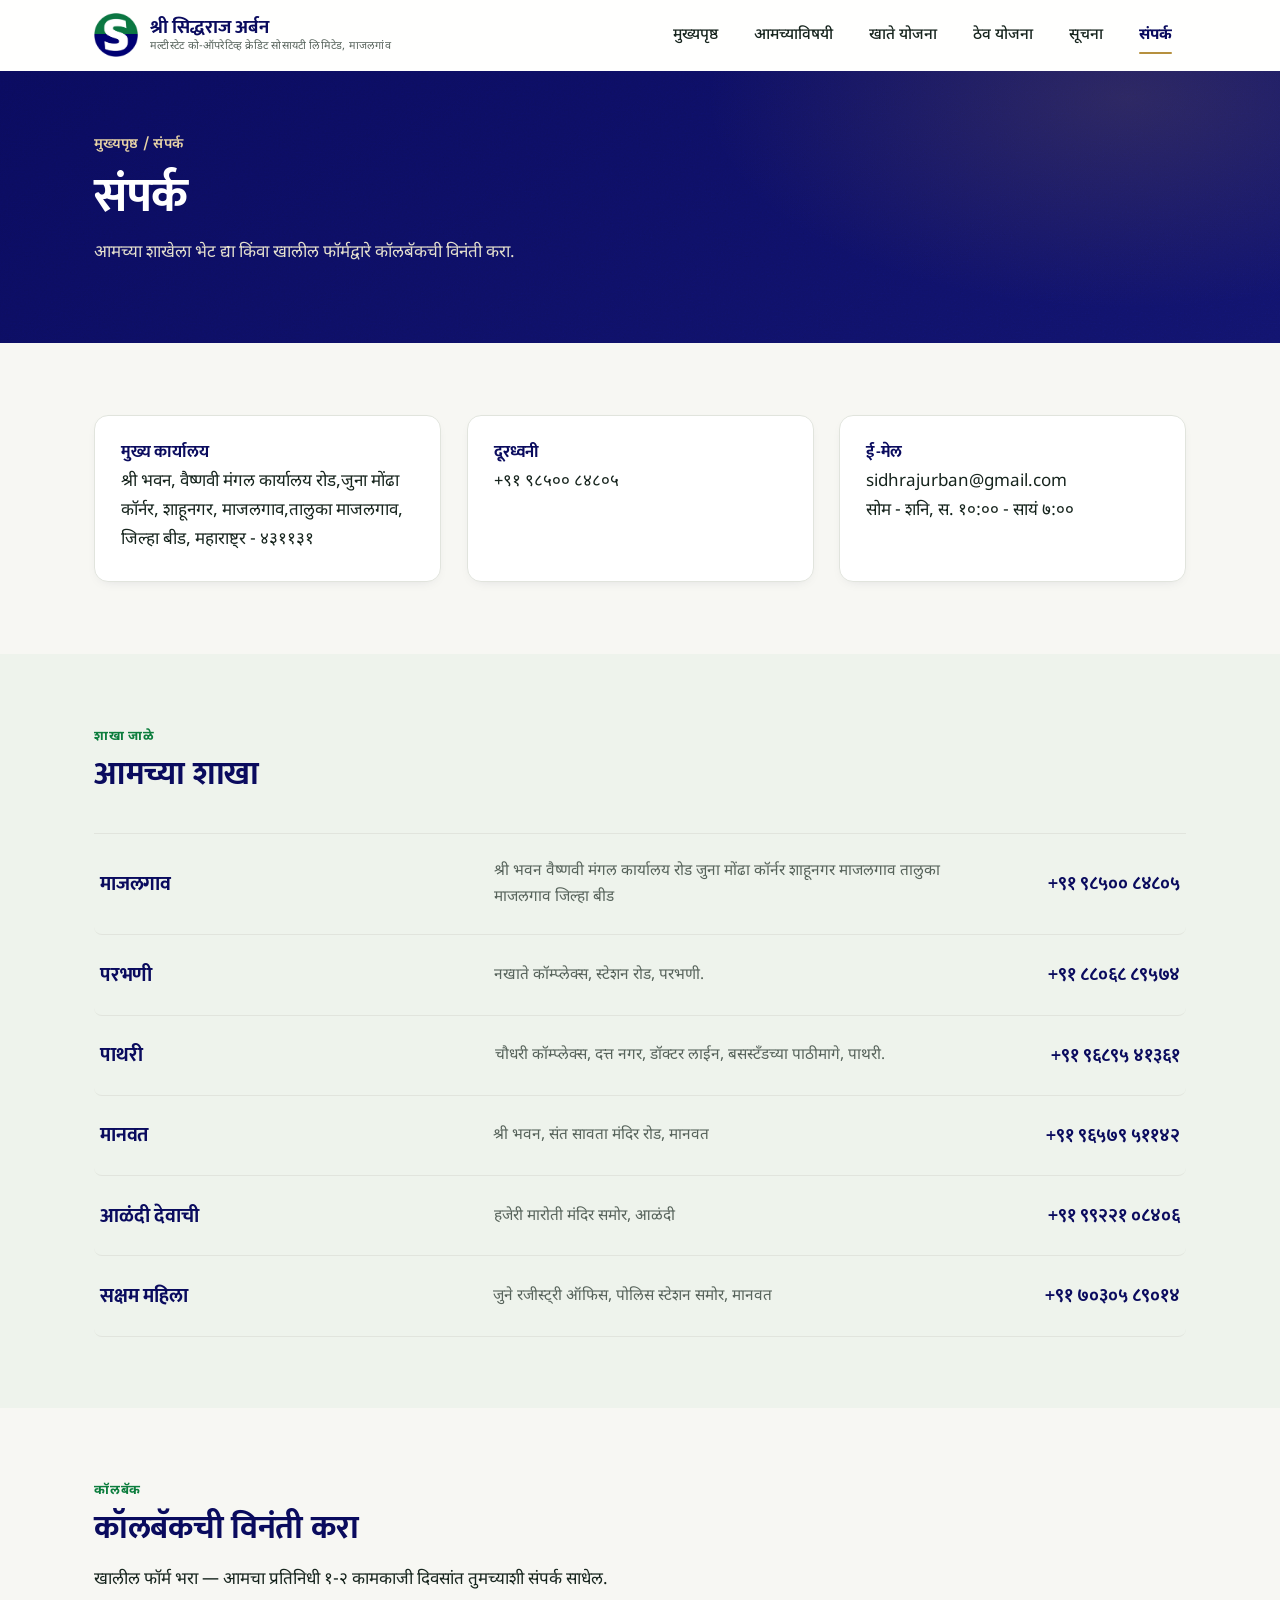
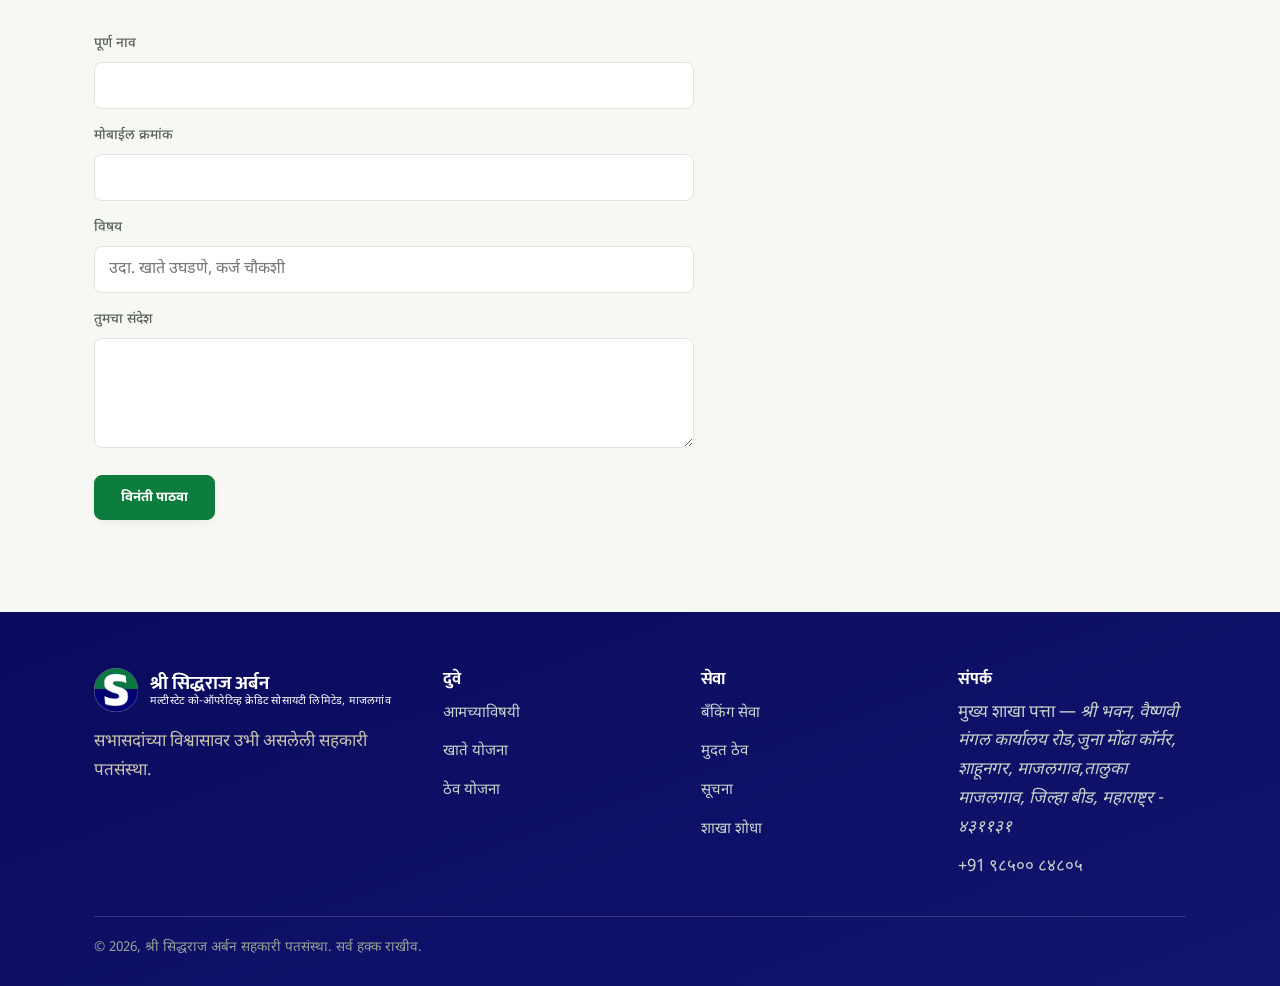
<file: contact.html>
<!DOCTYPE html>
<html lang="mr">
<head>
<meta charset="UTF-8">
<meta name="viewport" content="width=device-width, initial-scale=1">
<title>संपर्क — श्री सिद्धराज अर्बन</title>
<link rel="stylesheet" href="style.css">
</head>
<body>

<header class="site">
  <div class="nav-row">
    <a class="brand" href="index.html">
      <img class="mark" src="logo.png" alt="श्री सिद्धराज अर्बन लोगो">
      <span class="name">श्री सिद्धराज अर्बन<small>मल्टीस्टेट को-ऑपरेटिव्ह क्रेडिट सोसायटी लिमिटेड, माजलगांव</small></span>
    </a>
    <nav class="primary">
      <ul>
        <li><a href="index.html">मुख्यपृष्ठ</a></li>
        <li><a href="about.html">आमच्याविषयी</a></li>
        <li><a href="accounts.html">खाते योजना</a></li>
        <li><a href="deposits.html">ठेव योजना</a></li>
        <li><a href="notifications.html">सूचना</a></li>
        <li><a href="contact.html" aria-current="page">संपर्क</a></li>
      </ul>
    </nav>
    <!-- <a class="header-cta" href="contact.html">संपर्क करा</a> -->
    <button class="nav-toggle" aria-label="मेनू उघडा" aria-expanded="false">
      <span></span><span></span><span></span>
    </button>
  </div>
</header>

<section class="page-hero">
  <div class="wrap">
    <div class="crumb">मुख्यपृष्ठ / संपर्क</div>
    <h1>संपर्क</h1>
    <p style="color:#E5E0CE;max-width:60ch">आमच्या शाखेला भेट द्या किंवा खालील फॉर्मद्वारे कॉलबॅकची विनंती करा.</p>
  </div>
</section>

<section>
  <div class="wrap">
    <div class="info-grid reveal-stagger">
      <div class="info-card reveal">
        <h3>मुख्य कार्यालय</h3>
        <p style="margin:0">श्री भवन, वैष्णवी मंगल कार्यालय रोड,जुना मोंढा कॉर्नर, शाहूनगर, माजलगाव,तालुका माजलगाव, जिल्हा बीड, महाराष्ट्र - ४३११३१</p>
      </div>
      <div class="info-card reveal">
        <h3>दूरध्वनी</h3>
        <p style="margin:0">+९१ ९८५०० ८४८०५</p>
      </div>
      <div class="info-card reveal">
        <h3>ई-मेल</h3>
        <p style="margin:0">sidhrajurban@gmail.com<br>सोम - शनि, स. १०:०० - सायं ७:००</p>
      </div>
    </div>
  </div>
</section>

<section class="sand">
  <div class="wrap">
    <div class="section-head reveal">
      <div class="kicker">शाखा जाळे</div>
      <h2>आमच्या शाखा</h2>
      <!-- <p><em>(प्रत्येक शाखेचा पत्ता, दूरध्वनी क्रमांक व शाखा व्यवस्थापकाचे नाव येथे भरा.)</em></p> -->
    </div>
    <div class="ledger reveal">
      <div class="ledger-row">
        <h3>माजलगाव</h3>
        <p>श्री भवन वैष्णवी मंगल कार्यालय रोड जुना मोंढा कॉर्नर शाहूनगर माजलगाव तालुका माजलगाव जिल्हा बीड</p>
        <span class="rate">+९१ ९८५०० ८४८०५</span>
      </div>
      <div class="ledger-row">
        <h3>परभणी</h3>
        <p>नखाते कॉम्प्लेक्स, स्टेशन रोड, परभणी.</p>
        <span class="rate">+९१ ८८०६८ ८९५७४</span>
      </div>
      <div class="ledger-row">
        <h3>पाथरी</h3>
        <p>चौधरी कॉम्प्लेक्स, दत्त नगर, डॉक्टर लाईन, बसस्टँडच्या पाठीमागे, पाथरी.</p>
        <span class="rate">+९१ ९६८९५ ४१३६१ </span>
      </div>
      <div class="ledger-row">
        <h3>मानवत</h3>
        <p>श्री भवन, संत सावता मंदिर रोड, मानवत</p>
        <span class="rate">+९१ ९६५७९ ५११४२</span>
      </div>
      <div class="ledger-row">
        <h3>आळंदी देवाची</h3>
        <p>हजेरी मारोती मंदिर समोर, आळंदी</p>
        <span class="rate">+९१ ९९२२१ ०८४०६</span>
      </div>
      <div class="ledger-row">
        <h3>सक्षम महिला</h3>
        <p>जुने रजीस्ट्री ऑफिस, पोलिस स्टेशन समोर, मानवत</p>
        <span class="rate">+९१ ७०३०५ ८९०१४</span>
      </div>
    </div>
  </div>
</section>

<section>
  <div class="wrap">
    <div class="section-head reveal">
      <div class="kicker">कॉलबॅक</div>
      <h2>कॉलबॅकची विनंती करा</h2>
      <p>खालील फॉर्म भरा — आमचा प्रतिनिधी १-२ कामकाजी दिवसांत तुमच्याशी संपर्क साधेल.</p>
    </div>
    <form class="callback reveal" id="callback-form">
      <!-- Web3Forms: sign up free at https://web3forms.com to get your access key, then paste it below -->
      <input type="hidden" name="access_key" value="YOUR_WEB3FORMS_ACCESS_KEY_HERE">
      <input type="hidden" name="subject" value="नवीन कॉलबॅक विनंती — श्री सिद्धराज अर्बन वेबसाईटवरून">
      <!-- honeypot spam trap: real visitors never fill this, bots often do -->
      <input type="checkbox" name="botcheck" class="hp-field" tabindex="-1" autocomplete="off">
      <div>
        <label for="name">पूर्ण नाव</label>
        <input id="name" name="name" type="text" required>
      </div>
      <div>
        <label for="phone">मोबाईल क्रमांक</label>
        <input id="phone" name="phone" type="tel" required>
      </div>
      <div>
        <label for="subject-field">विषय</label>
        <input id="subject-field" name="topic" type="text" placeholder="उदा. खाते उघडणे, कर्ज चौकशी">
      </div>
      <div>
        <label for="message">तुमचा संदेश</label>
        <textarea id="message" name="message" rows="4"></textarea>
      </div>
      <button class="btn" type="submit">विनंती पाठवा</button>
      <p id="form-result" class="form-result" role="status"></p>
    </form>
  </div>
</section>

<footer class="site">
      <div class="wrap">
        <div class="foot-grid">
          <div>
            <a class="brand" href="index.html" style="margin-bottom: 1rem;">
              <img class="mark" src="logo.png" alt="श्री सिद्धराज अर्बन लोगो" />
              <span class="name" style="color: white"
                >श्री सिद्धराज अर्बन<small style="color: white"
                  >मल्टीस्टेट को-ऑपरेटिव्ह क्रेडिट सोसायटी लिमिटेड,
                  माजलगांव</small
                ></span
              >
            </a>
            <!-- <h3>श्री सिद्धराज अर्बन</h3> -->
            <p style="color: #c9c3ac; max-width: 32ch">
              सभासदांच्या विश्वासावर उभी असलेली सहकारी पतसंस्था.
            </p>
          </div>
          <div>
            <h3>दुवे</h3>
            <ul>
              <li><a href="about.html">आमच्याविषयी</a></li>
              <li><a href="accounts.html">खाते योजना</a></li>
              <li><a href="deposits.html">ठेव योजना</a></li>
            </ul>
          </div>
          <div>
            <h3>सेवा</h3>
            <ul>
              <li><a href="#services">बँकिंग सेवा</a></li>
              <li><a href="deposits.html">मुदत ठेव</a></li>
              <li><a href="notifications.html">सूचना</a></li>
              <li><a href="contact.html">शाखा शोधा</a></li>
            </ul>
          </div>
          <div>
            <h3>संपर्क</h3>
            <ul>
              <li>
                मुख्य शाखा पत्ता —
                <em
                  >श्री भवन, वैष्णवी मंगल कार्यालय रोड,जुना मोंढा कॉर्नर,
                  शाहूनगर, माजलगाव,तालुका माजलगाव, जिल्हा बीड, महाराष्ट्र -
                  ४३११३१</em
                >
              </li>
              <li>+91 ९८५०० ८४८०५</li>
              <!-- <li>info@yourdomain.com</li> -->
            </ul>
          </div>
        </div>
        <div class="foot-bottom">
          <span
            >© 2026, श्री सिद्धराज अर्बन सहकारी पतसंस्था. सर्व हक्क राखीव.</span
          >
          <!-- <span><a href="contact.html">गोपनीयता धोरण</a> · <a href="contact.html">नियम व अटी</a></span> -->
        </div>
      </div>
    </footer>

<script src="script.js"></script>
<script>
(function () {
  var form = document.getElementById('callback-form');
  var result = document.getElementById('form-result');
  if (!form) return;

  form.addEventListener('submit', function (e) {
    e.preventDefault();
    var submitBtn = form.querySelector('button[type="submit"]');
    var formData = new FormData(form);
    var accessKey = formData.get('access_key');

    if (!accessKey || accessKey === 'YOUR_WEB3FORMS_ACCESS_KEY_HERE') {
      result.textContent = 'फॉर्म अद्याप सक्रिय झालेला नाही — कृपया साईट अ‍ॅडमिनने Web3Forms अ‍ॅक्सेस की टाकावी.';
      result.className = 'form-result err';
      return;
    }

    submitBtn.disabled = true;
    result.textContent = 'पाठवत आहे…';
    result.className = 'form-result';

    fetch('https://api.web3forms.com/submit', {
      method: 'POST',
      headers: { 'Content-Type': 'application/json', 'Accept': 'application/json' },
      body: JSON.stringify(Object.fromEntries(formData))
    })
      .then(function (res) { return res.json(); })
      .then(function (data) {
        submitBtn.disabled = false;
        if (data.success) {
          result.textContent = 'धन्यवाद! आम्ही लवकरच संपर्क साधू.';
          result.className = 'form-result ok';
          form.reset();
        } else {
          result.textContent = 'विनंती पाठवताना अडचण आली. कृपया पुन्हा प्रयत्न करा किंवा फोनवर संपर्क साधा.';
          result.className = 'form-result err';
        }
      })
      .catch(function () {
        submitBtn.disabled = false;
        result.textContent = 'विनंती पाठवताना अडचण आली. कृपया पुन्हा प्रयत्न करा किंवा फोनवर संपर्क साधा.';
        result.className = 'form-result err';
      });
  });
})();
</script>
</body>
</html>
</file>
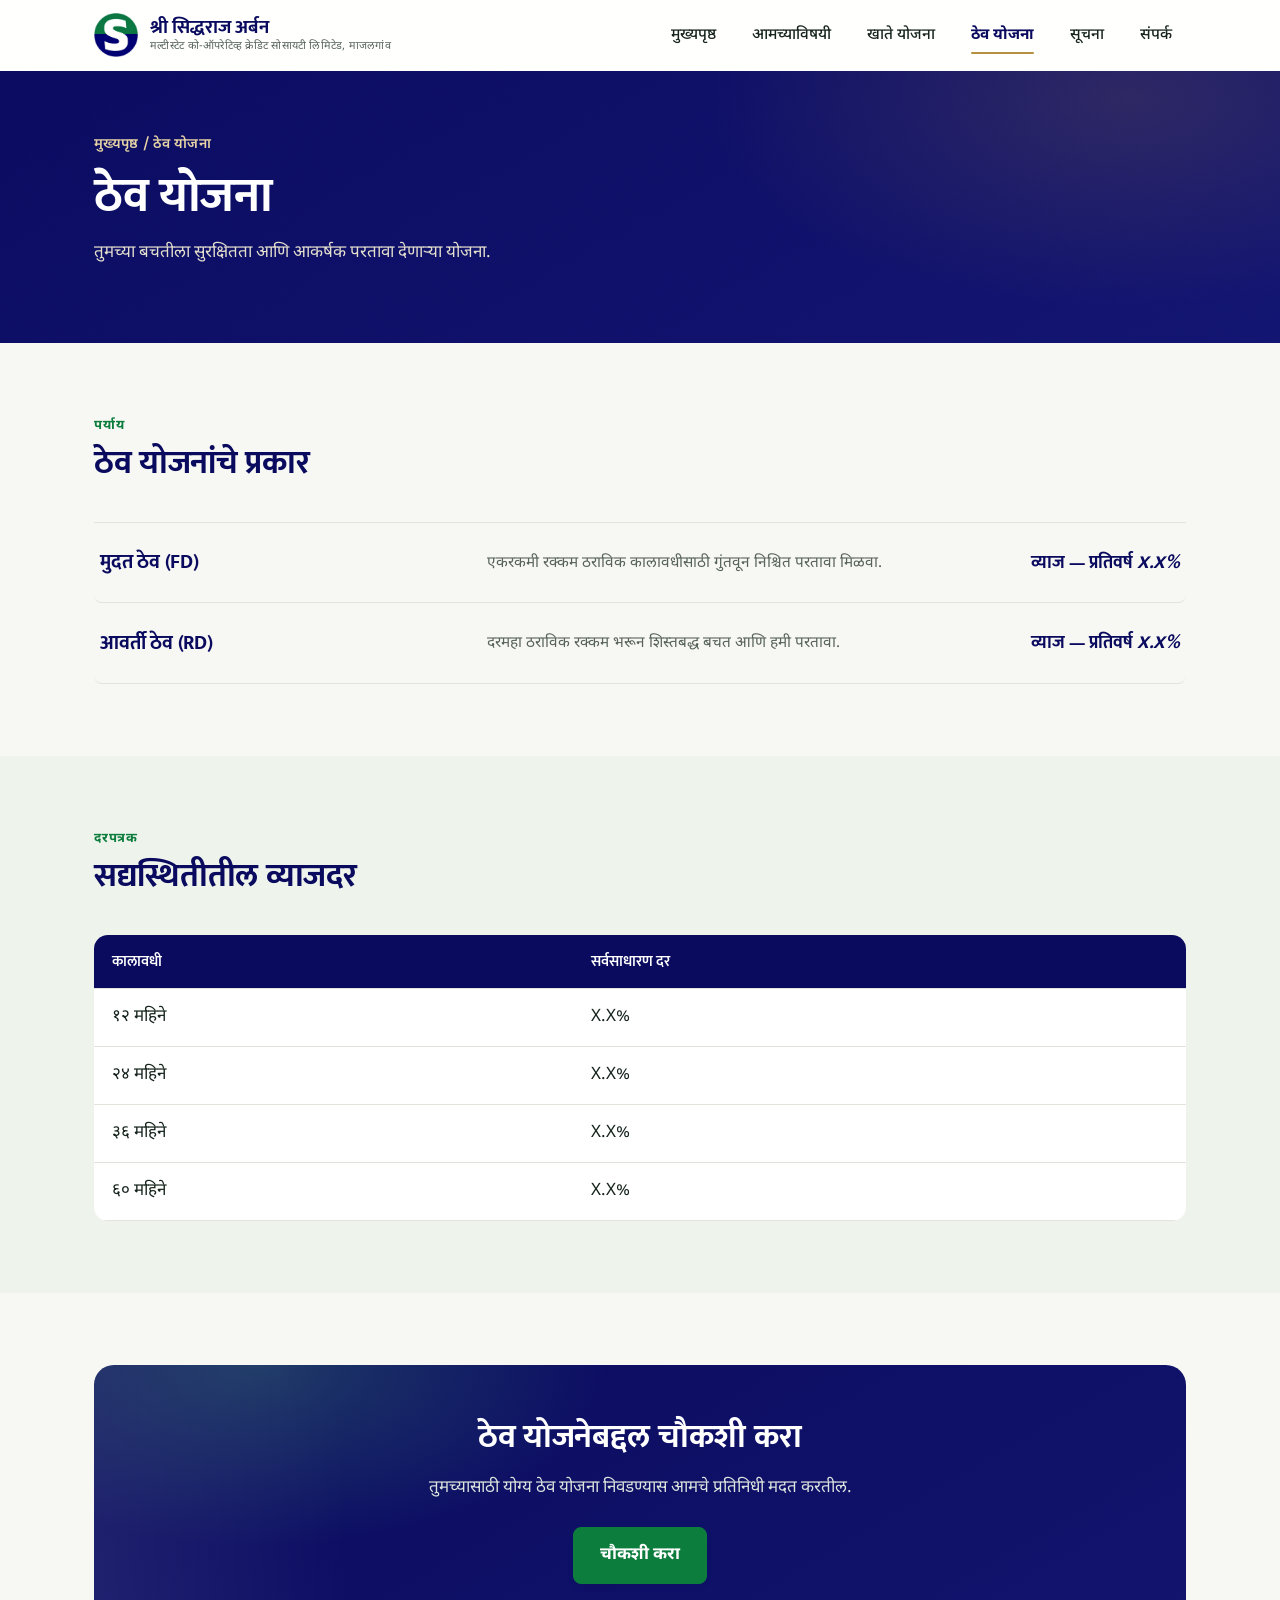
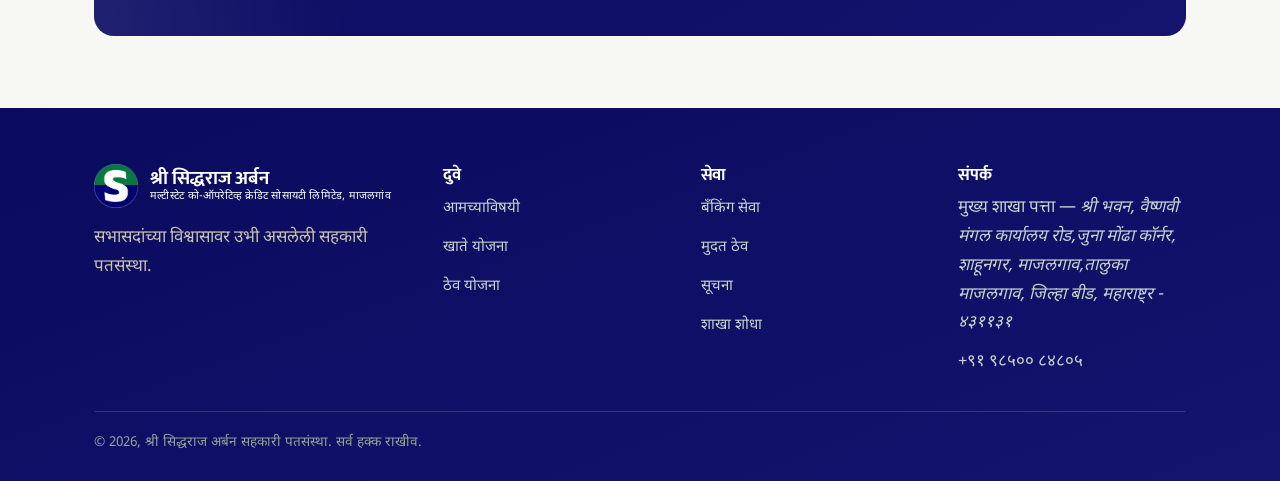
<file: deposits.html>
<!DOCTYPE html>
<html lang="mr">
<head>
<meta charset="UTF-8">
<meta name="viewport" content="width=device-width, initial-scale=1">
<title>ठेव योजना — श्री सिद्धराज अर्बन</title>
<link rel="stylesheet" href="style.css">
</head>
<body>

<header class="site">
  <div class="nav-row">
    <a class="brand" href="index.html">
      <img class="mark" src="logo.png" alt="श्री सिद्धराज अर्बन लोगो">
      <span class="name">श्री सिद्धराज अर्बन<small>मल्टीस्टेट को-ऑपरेटिव्ह क्रेडिट सोसायटी लिमिटेड, माजलगांव</small></span>
    </a>
    <nav class="primary">
      <ul>
        <li><a href="index.html">मुख्यपृष्ठ</a></li>
        <li><a href="about.html">आमच्याविषयी</a></li>
        <li><a href="accounts.html">खाते योजना</a></li>
        <li><a href="deposits.html" aria-current="page">ठेव योजना</a></li>
        <li><a href="notifications.html">सूचना</a></li>
        <li><a href="contact.html">संपर्क</a></li>
      </ul>
    </nav>
    <!-- <a class="header-cta" href="contact.html">संपर्क करा</a> -->
    <button class="nav-toggle" aria-label="मेनू उघडा" aria-expanded="false">
      <span></span><span></span><span></span>
    </button>
  </div>
</header>

<section class="page-hero">
  <div class="wrap">
    <div class="crumb">मुख्यपृष्ठ / ठेव योजना</div>
    <h1>ठेव योजना</h1>
    <p style="color:#E5E0CE;max-width:60ch">तुमच्या बचतीला सुरक्षितता आणि आकर्षक परतावा देणाऱ्या योजना.</p>
  </div>
</section>

<section>
  <div class="wrap">
    <div class="section-head reveal">
      <div class="kicker">पर्याय</div>
      <h2>ठेव योजनांचे प्रकार</h2>
    </div>
    <div class="ledger reveal">
      <div class="ledger-row">
        <h3>मुदत ठेव (FD)</h3>
        <p>एकरकमी रक्कम ठराविक कालावधीसाठी गुंतवून निश्चित परतावा मिळवा.</p>
        <span class="rate">व्याज — प्रतिवर्ष <em>X.X%</em></span>
      </div>
      <div class="ledger-row">
        <h3>आवर्ती ठेव (RD)</h3>
        <p>दरमहा ठराविक रक्कम भरून शिस्तबद्ध बचत आणि हमी परतावा.</p>
        <span class="rate">व्याज — प्रतिवर्ष <em>X.X%</em></span>
      </div>
      <!-- <div class="ledger-row">
        <h3>ज्येष्ठ नागरिक ठेव</h3>
        <p>ज्येष्ठ नागरिकांसाठी अतिरिक्त व्याजदर असलेली विशेष योजना.</p>
        <span class="rate">व्याज — प्रतिवर्ष <em>X.X% + अतिरिक्त</em></span>
      </div>
      <div class="ledger-row">
        <h3>दैनिक/साप्ताहिक ठेव</h3>
        <p>छोट्या व्यावसायिकांसाठी दररोज लहान रक्कम जमा करण्याची सुविधा.</p>
        <span class="rate">व्याज — योजनेनुसार</span>
      </div> -->
    </div>
  </div>
</section>

<section class="sand">
  <div class="wrap">
    <div class="section-head reveal">
      <div class="kicker">दरपत्रक</div>
      <h2>सद्यस्थितीतील व्याजदर</h2>
      <!-- <p><em>(हे आकडे उदाहरणादाखल आहेत — कृपया प्रत्यक्ष दर येथे अद्ययावत करा.)</em></p> -->
    </div>
    <div class="table-scroll reveal">
      <table class="rate-table">
        <thead>
          <tr><th>कालावधी</th><th>सर्वसाधारण दर</th></tr>
        </thead>
        <tbody>
          <tr><td>१२ महिने</td><td>X.X%</td></tr>
          <tr><td>२४ महिने</td><td>X.X%</td></tr>
          <tr><td>३६ महिने</td><td>X.X%</td></tr>
          <tr><td>६० महिने</td><td>X.X%</td></tr>
        </tbody>
      </table>
    </div>
  </div>
</section>

<section>
  <div class="wrap">
    <div class="cta-banner reveal">
      <h2>ठेव योजनेबद्दल चौकशी करा</h2>
      <p style="max-width:52ch;margin:0 auto 24px">तुमच्यासाठी योग्य ठेव योजना निवडण्यास आमचे प्रतिनिधी मदत करतील.</p>
      <a class="btn" href="contact.html">चौकशी करा</a>
    </div>
  </div>
</section>

<footer class="site">
      <div class="wrap">
        <div class="foot-grid">
          <div>
            <a class="brand" href="index.html" style="margin-bottom: 1rem;">
              <img class="mark" src="logo.png" alt="श्री सिद्धराज अर्बन लोगो" />
              <span class="name" style="color: white"
                >श्री सिद्धराज अर्बन<small style="color: white"
                  >मल्टीस्टेट को-ऑपरेटिव्ह क्रेडिट सोसायटी लिमिटेड,
                  माजलगांव</small
                ></span
              >
            </a>
            <!-- <h3>श्री सिद्धराज अर्बन</h3> -->
            <p style="color: #c9c3ac; max-width: 32ch">
              सभासदांच्या विश्वासावर उभी असलेली सहकारी पतसंस्था.
            </p>
          </div>
          <div>
            <h3>दुवे</h3>
            <ul>
              <li><a href="about.html">आमच्याविषयी</a></li>
              <li><a href="accounts.html">खाते योजना</a></li>
              <li><a href="deposits.html">ठेव योजना</a></li>
            </ul>
          </div>
          <div>
            <h3>सेवा</h3>
            <ul>
              <li><a href="#services">बँकिंग सेवा</a></li>
              <li><a href="deposits.html">मुदत ठेव</a></li>
              <li><a href="notifications.html">सूचना</a></li>
              <li><a href="contact.html">शाखा शोधा</a></li>
            </ul>
          </div>
          <div>
            <h3>संपर्क</h3>
            <ul>
              <li>
                मुख्य शाखा पत्ता —
                <em
                  >श्री भवन, वैष्णवी मंगल कार्यालय रोड,जुना मोंढा कॉर्नर,
                  शाहूनगर, माजलगाव,तालुका माजलगाव, जिल्हा बीड, महाराष्ट्र -
                  ४३११३१</em
                >
              </li>
              <li>+९१ ९८५०० ८४८०५</li>
              <!-- <li>info@yourdomain.com</li> -->
            </ul>
          </div>
        </div>
        <div class="foot-bottom">
          <span
            >© 2026, श्री सिद्धराज अर्बन सहकारी पतसंस्था. सर्व हक्क राखीव.</span
          >
          <!-- <span><a href="contact.html">गोपनीयता धोरण</a> · <a href="contact.html">नियम व अटी</a></span> -->
        </div>
      </div>
    </footer>

<script src="script.js"></script>
</body>
</html>
</file>
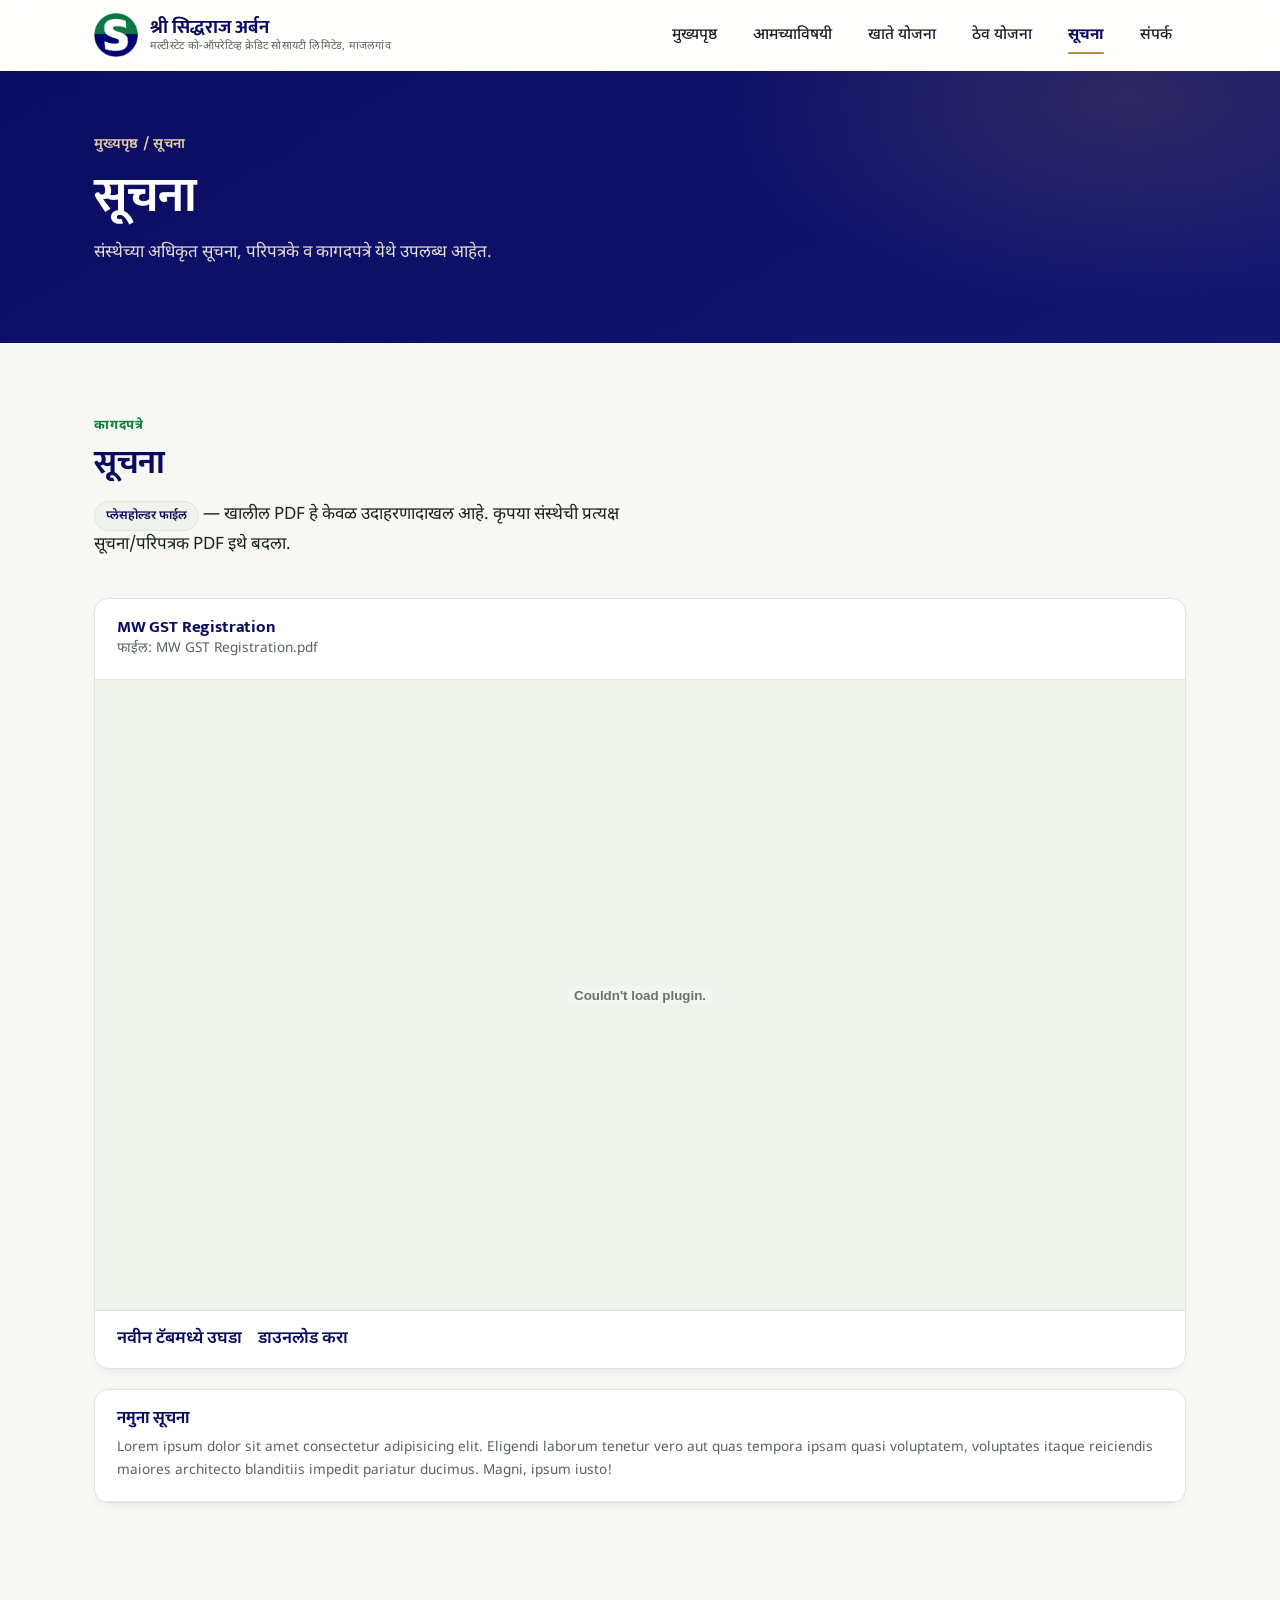
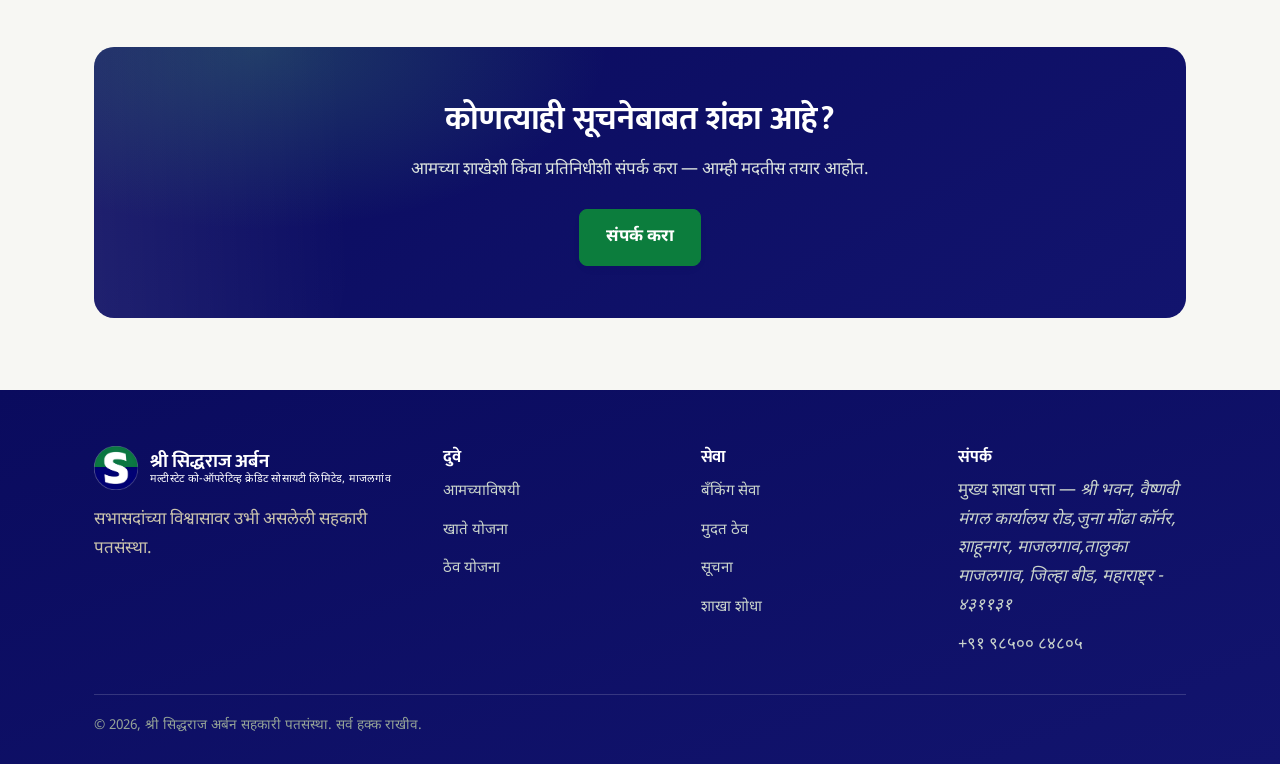
<file: notifications.html>
<!DOCTYPE html>
<html lang="mr">
<head>
<meta charset="UTF-8">
<meta name="viewport" content="width=device-width, initial-scale=1">
<title>सूचना — श्री सिद्धराज अर्बन</title>
<link rel="stylesheet" href="style.css">
</head>
<body>

<header class="site">
  <div class="nav-row">
    <a class="brand" href="index.html">
      <img class="mark" src="logo.png" alt="श्री सिद्धराज अर्बन लोगो">
      <span class="name">श्री सिद्धराज अर्बन<small>मल्टीस्टेट को-ऑपरेटिव्ह क्रेडिट सोसायटी लिमिटेड, माजलगांव</small></span>
    </a>
    <nav class="primary">
      <ul>
        <li><a href="index.html">मुख्यपृष्ठ</a></li>
        <li><a href="about.html">आमच्याविषयी</a></li>
        <li><a href="accounts.html">खाते योजना</a></li>
        <li><a href="deposits.html">ठेव योजना</a></li>
        <li><a href="notifications.html" aria-current="page">सूचना</a></li>
        <li><a href="contact.html">संपर्क</a></li>
      </ul>
    </nav>
    <!-- <a class="header-cta" href="contact.html">संपर्क करा</a> -->
    <button class="nav-toggle" aria-label="मेनू उघडा" aria-expanded="false">
      <span></span><span></span><span></span>
    </button>
  </div>
</header>

<section class="page-hero">
  <div class="wrap">
    <div class="crumb">मुख्यपृष्ठ / सूचना</div>
    <h1>सूचना</h1>
    <p style="color:#E5E0CE;max-width:60ch">संस्थेच्या अधिकृत सूचना, परिपत्रके व कागदपत्रे येथे उपलब्ध आहेत.</p>
  </div>
</section>

<section>
  <div class="wrap">
    <div class="section-head reveal">
      <div class="kicker">कागदपत्रे</div>
      <h2>सूचना</h2>
      <p><span class="placeholder-flag">प्लेसहोल्डर फाईल</span> — खालील PDF हे केवळ उदाहरणादाखल आहे. कृपया संस्थेची प्रत्यक्ष सूचना/परिपत्रक PDF इथे बदला.</p>
    </div>
    <div class="notice-list reveal">
      <div class="notice-card">
        <div class="notice-head">
          <div>
            <h3>MW GST Registration</h3>
            <div class="notice-meta">फाईल: MW GST Registration.pdf</div>
          </div>
        </div>
        <embed src="MW GST Registration.pdf" type="application/pdf" class="pdf-frame">
        <div class="notice-foot">
          <a href="MW GST Registration.pdf" target="_blank" rel="noopener">नवीन टॅबमध्ये उघडा</a>
          <a href="MW GST Registration.pdf" download>डाउनलोड करा</a>
        </div>
      </div>
      <div class="notice-card">
        <div class="notice-head">
          <div>
            <h3>नमुना सूचना</h3>
            <div class="notice-meta" style="margin-top: 0.5rem;">Lorem ipsum dolor sit amet consectetur adipisicing elit. Eligendi laborum tenetur vero aut quas tempora ipsam quasi voluptatem, voluptates itaque reiciendis maiores architecto blanditiis impedit pariatur ducimus. Magni, ipsum iusto!</div>
          </div>
        </div>
        <!-- <embed src="notice-placeholder.pdf" type="application/pdf" class="pdf-frame"> -->
        <!-- <div class="notice-foot">
          <a href="notice-placeholder.pdf" target="_blank" rel="noopener">नवीन टॅबमध्ये उघडा</a>
          <a href="notice-placeholder.pdf" download>डाउनलोड करा</a>
        </div> -->
      </div>
    </div>
    
  </div>
</section>

<section>
  <div class="wrap">
    <div class="cta-banner reveal">
      <h2>कोणत्याही सूचनेबाबत शंका आहे?</h2>
      <p style="max-width:52ch;margin:0 auto 24px">आमच्या शाखेशी किंवा प्रतिनिधीशी संपर्क करा — आम्ही मदतीस तयार आहोत.</p>
      <a class="btn" href="contact.html">संपर्क करा</a>
    </div>
  </div>
</section>

<footer class="site">
      <div class="wrap">
        <div class="foot-grid">
          <div>
            <a class="brand" href="index.html" style="margin-bottom: 1rem;">
              <img class="mark" src="logo.png" alt="श्री सिद्धराज अर्बन लोगो" />
              <span class="name" style="color: white"
                >श्री सिद्धराज अर्बन<small style="color: white"
                  >मल्टीस्टेट को-ऑपरेटिव्ह क्रेडिट सोसायटी लिमिटेड,
                  माजलगांव</small
                ></span
              >
            </a>
            <!-- <h3>श्री सिद्धराज अर्बन</h3> -->
            <p style="color: #c9c3ac; max-width: 32ch">
              सभासदांच्या विश्वासावर उभी असलेली सहकारी पतसंस्था.
            </p>
          </div>
          <div>
            <h3>दुवे</h3>
            <ul>
              <li><a href="about.html">आमच्याविषयी</a></li>
              <li><a href="accounts.html">खाते योजना</a></li>
              <li><a href="deposits.html">ठेव योजना</a></li>
            </ul>
          </div>
          <div>
            <h3>सेवा</h3>
            <ul>
              <li><a href="#services">बँकिंग सेवा</a></li>
              <li><a href="deposits.html">मुदत ठेव</a></li>
              <li><a href="notifications.html">सूचना</a></li>
              <li><a href="contact.html">शाखा शोधा</a></li>
            </ul>
          </div>
          <div>
            <h3>संपर्क</h3>
            <ul>
              <li>
                मुख्य शाखा पत्ता —
                <em
                  >श्री भवन, वैष्णवी मंगल कार्यालय रोड,जुना मोंढा कॉर्नर,
                  शाहूनगर, माजलगाव,तालुका माजलगाव, जिल्हा बीड, महाराष्ट्र -
                  ४३११३१</em
                >
              </li>
              <li>+९१ ९८५०० ८४८०५</li>
              <!-- <li>info@yourdomain.com</li> -->
            </ul>
          </div>
        </div>
        <div class="foot-bottom">
          <span
            >© 2026, श्री सिद्धराज अर्बन सहकारी पतसंस्था. सर्व हक्क राखीव.</span
          >
          <!-- <span><a href="contact.html">गोपनीयता धोरण</a> · <a href="contact.html">नियम व अटी</a></span> -->
        </div>
      </div>
    </footer>

<script src="script.js"></script>
</body>
</html>
</file>
<file: style.css>
/* ===================================================================
   श्री सिद्धराज अर्बन सहकारी पतसंस्था — Design System 2026
   Brand colors sourced from logo: forest green + deep navy.
   Modern Devanagari type: Mukta (display) + Noto Sans Devanagari (body).
   =================================================================== */

@import url("https://fonts.googleapis.com/css2?family=Poppins:wght@400;500;600;700;800&family=Mukta:wght@400;500;600;700;800&family=Noto+Sans+Devanagari:wght@400;500;600;700&display=swap");

:root {
  /* brand */
  --ink: #16241d;
  --primary: #0a0b5e; /* deep navy, from logo */
  --primary-2: #12146e; /* slightly lighter navy for gradients */
  --primary-light: #2325a6;
  --accent: #0c7d3d; /* forest green, from logo */
  --accent-dark: #095f2f;
  --accent-soft: #4fae78;
  --gold: #b6903e; /* subtle premium accent — used sparingly */
  --gold-soft: #e7d3a6;

  /* neutrals */
  --paper: #f7f7f3;
  --sand: #eef3ec;
  --line: #e1e4dd;
  --line-strong: #cbd1c7;
  --white: #ffffff;
  --muted: #57635b;

  /* system */
  --max: 1140px;
  --radius-sm: 8px;
  --radius-md: 14px;
  --radius-lg: 20px;
  --shadow-sm: 0 4px 14px -8px rgba(10, 11, 60, 0.18);
  --shadow-md: 0 14px 32px -16px rgba(10, 11, 60, 0.28);
  --shadow-lg: 0 26px 54px -22px rgba(10, 11, 60, 0.34);
  --ease: cubic-bezier(0.22, 0.88, 0.35, 1);
  --dur: 0.5s;
}

* {
  box-sizing: border-box;
}
html {
  scroll-behavior: smooth;
}
body {
  margin: 0;
  background: var(--paper);
  color: var(--ink);
  font-family: "Noto Sans Devanagari", "Poppins", "Noto Sans", sans-serif;
  font-size: 17px;
  line-height: 1.7;
  -webkit-font-smoothing: antialiased;
  overflow-x: hidden;
}

h1,
h2,
h3,
.display {
  font-family: "Mukta", "Poppins", sans-serif;
  font-weight: 700;
  color: var(--primary);
  line-height: 1.25;
  margin: 0 0 0.5em;
  letter-spacing: -0.01em;
}
h1 {
  font-size: clamp(2rem, 4.4vw, 3rem);
}
h2 {
  font-size: clamp(1.5rem, 3vw, 2.05rem);
}
h3 {
  font-size: 1.22rem;
}

p {
  margin: 0 0 1em;
  max-width: 62ch;
  color: var(--ink);
}
a {
  color: var(--primary);
}
img {
  max-width: 100%;
  display: block;
}
button {
  font-family: inherit;
}

.wrap {
  max-width: var(--max);
  margin: 0 auto;
  padding: 0 24px;
}

/* =================== reveal-on-scroll =================== */
.reveal {
  opacity: 0;
  transform: translateY(22px);
  transition:
    opacity var(--dur) var(--ease),
    transform var(--dur) var(--ease);
  will-change: opacity, transform;
}
.reveal.in-view {
  opacity: 1;
  transform: translateY(0);
}
.reveal-stagger > * {
  transition-delay: calc(var(--i, 0) * 70ms);
}

@media (prefers-reduced-motion: reduce) {
  *,
  *::before,
  *::after {
    animation-duration: 0.001ms !important;
    animation-iteration-count: 1 !important;
    transition-duration: 0.001ms !important;
    scroll-behavior: auto !important;
  }
  .reveal {
    opacity: 1;
    transform: none;
  }
}

/* ---------- header ---------- */
header.site {
  background: rgba(255, 255, 255, 0.92);
  backdrop-filter: saturate(140%) blur(10px);
  border-bottom: 1px solid transparent;
  position: sticky;
  top: 0;
  z-index: 100;
  transition:
    box-shadow 0.3s var(--ease),
    background 0.3s var(--ease),
    border-color 0.3s var(--ease);
}
header.site.scrolled {
  background: rgba(255, 255, 255, 0.97);
  box-shadow: 0 8px 24px -18px rgba(10, 11, 60, 0.35);
  border-bottom-color: var(--line);
}
.nav-row {
  display: flex;
  align-items: center;
  justify-content: space-between;
  gap: 18px;
  padding: 13px 24px;
  max-width: var(--max);
  margin: 0 auto;
}
.brand {
  display: flex;
  align-items: center;
  gap: 12px;
  text-decoration: none;
  color: var(--primary);
  transition: opacity 0.2s var(--ease);
}
.brand:hover {
  opacity: 0.85;
}
.brand .mark {
  width: 44px;
  height: 44px;
  object-fit: contain;
  flex: none;
}
.brand .name {
  font-family: "Mukta", sans-serif;
  font-weight: 700;
  font-size: 1.16rem;
  line-height: 1.2;
}
.brand .name small {
  display: block;
  font-family: "Noto Sans Devanagari", sans-serif;
  font-weight: 400;
  font-size: 0.68rem;
  letter-spacing: 0.02em;
  color: var(--muted);
}

nav.primary {
  margin-left: auto;
}
nav.primary ul {
  list-style: none;
  display: flex;
  gap: 8px;
  margin: 0;
  padding: 0;
  align-items: center;
}
nav.primary a {
  position: relative;
  text-decoration: none;
  color: var(--ink);
  font-size: 0.96rem;
  font-weight: 500;
  padding: 8px 14px;
  display: inline-block;
  border-radius: 999px;
  transition:
    color 0.2s var(--ease),
    background 0.2s var(--ease);
}
nav.primary a::after {
  content: "";
  position: absolute;
  left: 14px;
  right: 14px;
  bottom: 2px;
  height: 2px;
  background: var(--accent);
  border-radius: 2px;
  transform: scaleX(0);
  transform-origin: left;
  transition: transform 0.28s var(--ease);
}
nav.primary a:hover {
  color: var(--primary);
  background: var(--sand);
}
nav.primary a:hover::after {
  transform: scaleX(1);
}
nav.primary a[aria-current="page"] {
  color: var(--primary);
  font-weight: 700;
}
nav.primary a[aria-current="page"]::after {
  transform: scaleX(1);
  background: var(--gold);
}

@media (min-width: 861px) and (max-width: 1080px) {
  nav.primary ul {
    gap: 2px;
  }
  nav.primary a {
    padding: 8px 10px;
    font-size: 0.89rem;
  }
  .header-cta {
    padding: 9px 14px;
    font-size: 0.86rem;
  }
  .brand .name {
    font-size: 1.02rem;
  }
}

.header-cta {
  display: inline-flex;
  align-items: center;
  gap: 8px;
  background: var(--accent);
  color: var(--white) !important;
  font-weight: 600;
  font-size: 0.92rem;
  text-decoration: none;
  padding: 10px 18px;
  border-radius: 999px;
  white-space: nowrap;
  box-shadow: var(--shadow-sm);
  transition:
    background 0.2s var(--ease),
    transform 0.2s var(--ease),
    box-shadow 0.2s var(--ease);
  margin-left: 6px;
}
.header-cta:hover {
  background: var(--accent-dark);
  transform: translateY(-2px);
  box-shadow: var(--shadow-md);
}

.nav-toggle {
  display: none;
  background: none;
  border: 1px solid var(--line);
  border-radius: 10px;
  padding: 9px;
  width: 42px;
  height: 42px;
  cursor: pointer;
  align-items: center;
  justify-content: center;
  flex-direction: column;
  gap: 5px;
}
.nav-toggle span {
  display: block;
  width: 20px;
  height: 2px;
  background: var(--primary);
  border-radius: 2px;
  transition:
    transform 0.3s var(--ease),
    opacity 0.3s var(--ease);
}
.nav-toggle.active span:nth-child(1) {
  transform: translateY(7px) rotate(45deg);
}
.nav-toggle.active span:nth-child(2) {
  opacity: 0;
}
.nav-toggle.active span:nth-child(3) {
  transform: translateY(-7px) rotate(-45deg);
}

@media (max-width: 860px) {
  .nav-row {
    justify-content: space-between;
    position: relative;
  }
  .nav-toggle {
    display: flex;
  }
  .brand .mark {
    width: 40px;
    height: 40px;
  }
  .brand .name {
    font-size: 1.02rem;
  }
  .brand .name small {
    font-size: 0.68rem;
  }
  .header-cta {
    display: none;
  }
  nav.primary {
    margin-left: 0;
    display: block;
    position: absolute;
    left: 0;
    right: 0;
    top: 100%;
    background: var(--white);
    border-bottom: 1px solid var(--line);
    box-shadow: var(--shadow-md);
    max-height: 0;
    overflow: hidden;
    opacity: 0;
    transition:
      max-height 0.35s var(--ease),
      opacity 0.25s var(--ease);
  }
  nav.primary.open {
    max-height: 70vh;
    opacity: 1;
    overflow-y: auto;
  }
  nav.primary ul {
    flex-direction: column;
    gap: 0;
    padding: 8px 24px 18px;
    align-items: stretch;
  }
  nav.primary li {
    border-top: 1px solid var(--line);
  }
  nav.primary a {
    display: block;
    padding: 13px 4px;
    border-radius: 0;
  }
  nav.primary a::after {
    display: none;
  }
}

/* ---------- buttons ---------- */
.btn {
  display: inline-flex;
  align-items: center;
  gap: 8px;
  background: var(--accent);
  color: var(--white);
  font-weight: 700;
  text-decoration: none;
  padding: 13px 26px;
  border-radius: var(--radius-sm);
  border: 1px solid var(--accent);
  transition:
    background 0.22s var(--ease),
    transform 0.22s var(--ease),
    box-shadow 0.22s var(--ease),
    color 0.22s var(--ease);
  box-shadow: var(--shadow-sm);
}
.btn:hover {
  background: var(--accent-dark);
  border-color: var(--accent-dark);
  transform: translateY(-2px);
  box-shadow: var(--shadow-md);
}
.btn.ghost {
  background: transparent;
  color: var(--white);
  border-color: rgba(255, 255, 255, 0.55);
  box-shadow: none;
}
.btn.ghost:hover {
  background: rgba(255, 255, 255, 0.12);
  border-color: rgba(255, 255, 255, 0.85);
}
.btn.outline {
  background: transparent;
  color: var(--primary);
  border-color: var(--primary);
  box-shadow: none;
}
.btn.outline:hover {
  background: var(--primary);
  color: var(--white);
}

/* ---------- sections ---------- */
section {
  padding: 72px 0;
}
@media (max-width: 600px) {
  section {
    padding: 48px 0;
  }
}
section.sand {
  background: var(--sand);
}
.section-head {
  max-width: 60ch;
  margin-bottom: 38px;
}
.section-head .kicker {
  color: var(--accent);
  font-weight: 700;
  font-size: 0.82rem;
  letter-spacing: 0.06em;
  text-transform: uppercase;
  margin-bottom: 6px;
  display: block;
}

/* ledger motif: used for scheme / service listing */
.ledger {
  border-top: 1px solid var(--line);
}
.ledger-row {
  display: grid;
  grid-template-columns: 1.4fr 2fr auto;
  gap: 20px;
  align-items: center;
  padding: 24px 6px;
  border-bottom: 1px solid var(--line);
  transition: background 0.2s var(--ease);
  border-radius: var(--radius-sm);
}
.ledger-row:hover {
  background: var(--white);
}
.ledger-row h3 {
  margin: 0;
}
.ledger-row p {
  margin: 0;
  color: var(--muted);
  font-size: 0.96rem;
}
.ledger-row .rate {
  font-family: "Mukta", sans-serif;
  font-weight: 700;
  color: var(--primary);
  font-size: 1.15rem;
  white-space: nowrap;
}
@media (max-width: 720px) {
  .ledger-row {
    grid-template-columns: 1fr;
    gap: 6px;
    padding: 20px 4px;
  }
}

/* quote / chairman block */
.quote-block {
  display: grid;
  grid-template-columns: 220px 1fr;
  gap: 40px;
  align-items: start;
  background: var(--white);
  border: 1px solid var(--line);
  border-radius: var(--radius-lg);
  padding: 34px;
  box-shadow: var(--shadow-sm);
  position: relative;
  overflow: hidden;
}
.quote-block img {
  border-radius: var(--radius-md);
}
.quote-block blockquote {
  margin: 0;
  font-family: "Mukta", sans-serif;
  font-weight: 600;
  font-size: 1.28rem;
  color: var(--primary);
  border-left: 3px solid var(--gold);
  padding-left: 22px;
  position: relative;
  z-index: 1;
}
.quote-block blockquote::before {
  content: "“";
  position: absolute;
  top: -38px;
  left: 6px;
  z-index: 0;
  font-family: "Mukta", sans-serif;
  font-weight: 800;
  font-size: 7rem;
  line-height: 1;
  color: var(--gold-soft);
  opacity: 0.55;
  pointer-events: none;
}
.quote-block figcaption {
  margin-top: 16px;
  font-size: 0.92rem;
  color: var(--muted);
}
@media (max-width: 700px) {
  .quote-block {
    grid-template-columns: 1fr;
    padding: 24px;
  }
}

/* steps */
.steps {
  counter-reset: step;
  display: grid;
  gap: 0;
}
.step {
  display: grid;
  grid-template-columns: 52px 1fr;
  gap: 18px;
  padding: 20px 6px;
  border-bottom: 1px solid var(--line);
}
.step::before {
  counter-increment: step;
  content: counter(step);
  font-family: "Mukta", sans-serif;
  font-weight: 700;
  font-size: 1.2rem;
  color: var(--white);
  background: var(--accent);
  border-radius: 50%;
  width: 44px;
  height: 44px;
  display: flex;
  align-items: center;
  justify-content: center;
}

/* contact / info grid */
.info-grid {
  display: grid;
  grid-template-columns: repeat(3, 1fr);
  gap: 26px;
}
.info-card {
  background: var(--white);
  border: 1px solid var(--line);
  padding: 26px;
  border-radius: var(--radius-md);
  box-shadow: var(--shadow-sm);
  transition:
    transform 0.25s var(--ease),
    box-shadow 0.25s var(--ease),
    border-color 0.25s var(--ease);
}
.info-card:hover {
  transform: translateY(-5px);
  box-shadow: var(--shadow-md);
  border-color: var(--accent-soft);
}
.info-card h3 {
  margin-bottom: 0.3em;
  font-size: 1.05rem;
}
@media (max-width: 780px) {
  .info-grid {
    grid-template-columns: 1fr;
  }
}

form.callback {
  display: grid;
  gap: 16px;
  max-width: 600px;
}
form.callback label {
  display: block;
  font-size: 0.85rem;
  margin-bottom: 6px;
  color: var(--muted);
  font-weight: 500;
}
form.callback input,
form.callback textarea {
  width: 100%;
  padding: 12px 14px;
  border: 1px solid var(--line);
  border-radius: var(--radius-sm);
  font-family: inherit;
  font-size: 1rem;
  background: var(--white);
  transition:
    border-color 0.2s var(--ease),
    box-shadow 0.2s var(--ease);
}
form.callback input:focus,
form.callback textarea:focus {
  outline: none;
  border-color: var(--accent);
  box-shadow: 0 0 0 3px rgba(12, 125, 61, 0.15);
}
form.callback button {
  justify-self: start;
}
.hp-field {
  display: none !important;
}
.form-result {
  margin: 4px 0 0;
  font-size: 0.92rem;
}
.form-result.ok {
  color: var(--accent);
}
.form-result.err {
  color: #b23a3a;
}

.table-scroll {
  overflow-x: auto;
  border-radius: var(--radius-md);
}
table.rate-table {
  width: 100%;
  min-width: 480px;
  border-collapse: collapse;
  background: var(--white);
}
table.rate-table th,
table.rate-table td {
  text-align: left;
  padding: 14px 18px;
  border-bottom: 1px solid var(--line);
}
table.rate-table th {
  font-family: "Mukta", sans-serif;
  color: var(--white);
  background: var(--primary);
  font-weight: 600;
  font-size: 0.92rem;
}
table.rate-table tbody tr:hover {
  background: var(--sand);
}

/* ---------- footer ---------- */
footer.site {
  background: linear-gradient(160deg, var(--primary) 0%, var(--primary-2) 100%);
  color: #c9d3cb;
  padding: 56px 0 26px;
}
footer.site h3 {
  color: var(--white);
  font-size: 1.08rem;
  font-family: "Mukta", sans-serif;
}
.foot-grid {
  display: grid;
  grid-template-columns: 1.4fr 1fr 1fr 1fr;
  gap: 30px;
  border-bottom: 1px solid rgba(255, 255, 255, 0.16);
  padding-bottom: 34px;
}
.foot-grid ul {
  list-style: none;
  padding: 0;
  margin: 0;
  display: grid;
  gap: 10px;
}
.foot-grid a {
  color: #c9d3cb;
  text-decoration: none;
  font-size: 0.94rem;
  transition: color 0.2s var(--ease);
}
.foot-grid a:hover {
  color: var(--gold-soft);
}
.foot-bottom {
  padding-top: 20px;
  display: flex;
  justify-content: space-between;
  flex-wrap: wrap;
  gap: 10px;
  font-size: 0.85rem;
  color: #94a296;
}
.foot-bottom a {
  color: #94a296;
}
@media (max-width: 780px) {
  .foot-grid {
    grid-template-columns: 1fr 1fr;
  }
}
@media (max-width: 480px) {
  .foot-grid {
    grid-template-columns: 1fr;
    gap: 24px;
  }
}

/* notifications / PDF embeds */
.notice-list {
  display: grid;
  gap: 20px;
}
.notice-card {
  background: var(--white);
  border: 1px solid var(--line);
  border-radius: var(--radius-md);
  overflow: hidden;
  box-shadow: var(--shadow-sm);
  transition:
    box-shadow 0.25s var(--ease),
    transform 0.25s var(--ease);
}
.notice-card:hover {
  box-shadow: var(--shadow-md);
  transform: translateY(-3px);
}
.notice-card .notice-head {
  display: flex;
  align-items: center;
  justify-content: space-between;
  gap: 14px;
  padding: 18px 22px;
  border-bottom: 1px solid var(--line);
  flex-wrap: wrap;
}
.notice-card .notice-head h3 {
  margin: 0;
  font-size: 1.05rem;
}
.notice-card .notice-meta {
  font-size: 0.85rem;
  color: var(--muted);
}
.notice-card .pdf-frame {
  width: 100%;
  height: 70vh;
  border: 0;
  display: block;
  background: var(--sand);
}
.notice-card .notice-foot {
  padding: 14px 22px;
  border-top: 1px solid var(--line);
  display: flex;
  gap: 16px;
  flex-wrap: wrap;
}
.notice-card .notice-foot a {
  font-weight: 600;
  text-decoration: none;
}
.notice-card .notice-foot a:hover {
  text-decoration: underline;
}
.placeholder-flag {
  display: inline-block;
  background: var(--sand);
  color: var(--primary);
  font-size: 0.76rem;
  font-weight: 600;
  padding: 4px 11px;
  border-radius: 999px;
  border: 1px solid var(--line);
}

/* service cards (homepage) — image/illustration top, hover animation */
.service-cards {
  display: grid;
  grid-template-columns: repeat(4, 1fr);
  gap: 22px;
}
.service-card {
  background: var(--white);
  border: 1px solid var(--line);
  border-radius: var(--radius-md);
  overflow: hidden;
  text-decoration: none;
  color: var(--ink);
  box-shadow: var(--shadow-sm);
  transition:
    transform 0.28s var(--ease),
    box-shadow 0.28s var(--ease),
    border-color 0.28s var(--ease);
  display: flex;
  flex-direction: column;
  position: relative;
}
.service-card::before {
  content: "";
  position: absolute;
  top: 0;
  left: 0;
  right: 0;
  height: 3px;
  background: linear-gradient(90deg, var(--accent), var(--gold));
  transform: scaleX(0);
  transform-origin: left;
  transition: transform 0.3s var(--ease);
}
.service-card:hover::before,
.service-card:focus-visible::before {
  transform: scaleX(1);
}
.service-card:hover,
.service-card:focus-visible {
  transform: translateY(-7px);
  box-shadow: 0 30px 60px -24px rgba(10, 11, 60, 0.42);
  border-color: var(--accent-soft);
}
.service-card .thumb {
  aspect-ratio: 4/3;
  display: flex;
  align-items: center;
  justify-content: center;
  padding: 20px;
  overflow: hidden;
}
.service-card .thumb svg {
  width: 100%;
  height: 100%;
  transition: transform 0.35s var(--ease);
}
.service-card:hover .thumb svg {
  transform: scale(1.06);
}
.service-card .body {
  padding: 20px 20px 24px;
  text-align: center;
  flex: 1;
  display: flex;
  flex-direction: column;
}
.service-card h3 {
  font-family: "Mukta", sans-serif;
  font-weight: 700;
  color: var(--primary);
  font-size: 1.06rem;
  margin: 0 0 8px;
}
.service-card .body p {
  margin: 0;
  font-size: 0.89rem;
  color: var(--muted);
  max-width: none;
}
@media (max-width: 900px) {
  .service-cards {
    grid-template-columns: repeat(2, 1fr);
  }
}
@media (max-width: 520px) {
  .service-cards {
    grid-template-columns: 1fr;
  }
}

/* welcome section on homepage */
.welcome-copy p {
  color: var(--muted);
}
.welcome-copy {
  margin-bottom: 12px;
}

@media (max-width: 600px) {
  .welcome-copy {
    max-width:70ch;
  }
}

.value-grid {
  display: grid;
  grid-template-columns: repeat(4, 1fr);
  gap: 18px;
  margin-top: 46px;
}
.value-card {
  background: var(--white);
  border: 1px solid var(--line);
  border-radius: var(--radius-md);
  padding: 28px 18px 24px;
  text-align: center;
  box-shadow: var(--shadow-sm);
  transition:
    transform 0.25s var(--ease),
    box-shadow 0.25s var(--ease),
    border-color 0.25s var(--ease);
}
.value-card:hover {
  transform: translateY(-6px);
  box-shadow: var(--shadow-md);
  border-color: var(--gold-soft);
}
.value-card .num {
  font-family: "Mukta", sans-serif;
  font-weight: 800;
  color: var(--accent);
  font-size: 1.75rem;
  display: inline-block;
  margin-bottom: 14px;
  position: relative;
  padding-bottom: 10px;
}
.value-card .num::after {
  content: "";
  position: absolute;
  left: 50%;
  bottom: 0;
  transform: translateX(-50%);
  width: 26px;
  height: 2px;
  background: var(--gold);
  border-radius: 2px;
}
.value-card h3 {
  font-size: 0.98rem;
  margin: 0;
}
@media (max-width: 780px) {
  .value-grid {
    grid-template-columns: repeat(2, 1fr);
  }
}

/* ---------- hero photo carousel ---------- */
.hero-carousel {
  position: relative;
  height: 560px;
  overflow: hidden;
  background: var(--primary);
}
.hero-carousel .slide {
  position: absolute;
  inset: 0;
  opacity: 0;
  transition: opacity 1s var(--ease);
  background-size: cover;
  background-position: center;
  display: flex;
  align-items: center;
}
.hero-carousel .slide.active {
  opacity: 1;
  z-index: 1;
}
.hero-carousel .slide .bg-zoom {
  z-index: 0;
}
.hero-carousel .slide.active .bg-zoom {
  animation: heroZoom 9s var(--ease) forwards;
}
.hero-carousel .slide::before {
  content: "";
  position: absolute;
  inset: 0;
  z-index: 1;
  background: linear-gradient(
    115deg,
    rgba(10, 11, 60, 0.94) 22%,
    rgba(10, 11, 60, 0.58) 55%,
    rgba(10, 11, 60, 0.28) 100%
  );
}
.hero-carousel .slide::after {
  content: "";
  position: absolute;
  inset: 0;
  z-index: 1;
  opacity: 0.5;
  mix-blend-mode: overlay;
  background-image: url("data:image/svg+xml;utf8,<svg xmlns='http://www.w3.org/2000/svg' width='120' height='120'><filter id='n'><feTurbulence type='fractalNoise' baseFrequency='0.85' numOctaves='2' stitchTiles='stitch'/><feColorMatrix type='saturate' values='0'/></filter><rect width='100%' height='100%' filter='url(%23n)' opacity='0.35'/></svg>");
  background-size: 180px 180px;
}
@keyframes heroZoom {
  from {
    transform: scale(1);
  }
  to {
    transform: scale(1.06);
  }
}
.hero-carousel .caption {
  position: relative;
  z-index: 2;
  color: var(--white);
  padding: 30px 40px 84px;
  max-width: 660px;
}
.hero-carousel .caption .eyebrow {
  display: inline-block;
  color: var(--gold-soft);
  font-weight: 700;
  font-size: 0.82rem;
  letter-spacing: 0.08em;
  text-transform: uppercase;
  margin-bottom: 12px;
}
.hero-carousel .caption h1,
.hero-carousel .caption h2 {
  color: var(--white);
  margin-bottom: 0.3em;
  font-size: clamp(1.9rem, 4.2vw, 3rem);
  font-family: "Mukta", sans-serif;
  font-weight: 800;
  line-height: 1.18;
}
.hero-carousel .caption p {
  color: #dce4de;
  margin: 0 0 24px;
  max-width: 52ch;
  font-size: 1.05rem;
}
.hero-carousel .caption .cta-row {
  display: flex;
  gap: 14px;
  flex-wrap: wrap;
}
@media (min-width: 721px) and (max-width: 1024px) {
  .hero-carousel .caption h1,
  .hero-carousel .caption h2 {
    font-size: clamp(1.8rem, 3.6vw, 2.3rem);
    max-width: 26ch;
  }
}

/* bottom control strip: arrows + dots live together, always clear of caption text */
.hero-carousel .dots {
  position: absolute;
  bottom: 24px;
  right: 32px;
  z-index: 3;
  display: flex;
  gap: 10px;
}
.hero-carousel .dot {
  width: 10px;
  height: 10px;
  border-radius: 50%;
  background: rgba(255, 255, 255, 0.4);
  border: none;
  cursor: pointer;
  padding: 0;
  transition:
    background 0.2s var(--ease),
    transform 0.2s var(--ease),
    box-shadow 0.2s var(--ease);
}
.hero-carousel .dot.active {
  background: var(--gold);
  transform: scale(1.25);
  box-shadow: 0 0 0 5px rgba(182, 144, 62, 0.28);
}
.hero-carousel .carousel-arrow {
  position: absolute;
  bottom: 16px;
  z-index: 4;
  background: rgba(255, 255, 255, 0.14);
  border-color: rgba(255, 255, 255, 0.35);
  color: var(--white);
  backdrop-filter: blur(4px);
}
.hero-carousel .carousel-arrow:hover {
  background: rgba(255, 255, 255, 0.26);
}
.hero-carousel .carousel-arrow.prev {
  left: 32px;
}
.hero-carousel .carousel-arrow.next {
  left: 88px;
}
@media (max-width: 720px) {
  .hero-carousel {
    height: 480px;
  }
  .hero-carousel .caption {
    padding: 24px 22px 76px;
  }
  .hero-carousel .caption .cta-row .btn {
    padding: 11px 20px;
    font-size: 0.94rem;
  }
}
@media (max-width: 480px) {
  .hero-carousel {
    height: 540px;
  }
  .hero-carousel .caption {
    padding: 20px 18px 72px;
  }
  .hero-carousel .caption .eyebrow {
    font-size: 0.72rem;
    margin-bottom: 8px;
  }
  .hero-carousel .caption p {
    font-size: 0.96rem;
    margin-bottom: 18px;
  }
  .hero-carousel .carousel-arrow {
    bottom: 14px;
    width: 36px;
    height: 36px;
    font-size: 1.1rem;
  }
  .hero-carousel .carousel-arrow.prev {
    left: 18px;
  }
  .hero-carousel .carousel-arrow.next {
    left: 66px;
  }
  .hero-carousel .dots {
    bottom: 22px;
    right: 18px;
  }
}

/* generic small round arrow button, reused by the hero carousel */
.carousel-arrow {
  border: 1px solid var(--line);
  width: 44px;
  height: 44px;
  border-radius: 50%;
  font-size: 1.3rem;
  line-height: 1;
  cursor: pointer;
  display: flex;
  align-items: center;
  justify-content: center;
  transition:
    background 0.2s var(--ease),
    transform 0.2s var(--ease);
}

/* director body table */
.director-table-wrap {
  border-radius: var(--radius-md);
  overflow-x: auto;
  overflow-y: hidden;
  border: 1px solid var(--line);
  box-shadow: var(--shadow-sm);
}
table.director-table {
  width: 100%;
  min-width: 480px;
  border-collapse: collapse;
  background: var(--white);
}
table.director-table thead th {
  background: var(--primary);
  color: var(--white);
  font-family: "Mukta", sans-serif;
  font-weight: 600;
  text-align: left;
  padding: 15px 18px;
  font-size: 0.95rem;
}
table.director-table thead th:first-child {
  width: 90px;
}
table.director-table tbody td {
  padding: 13px 18px;
  border-bottom: 1px solid var(--line);
  font-size: 0.96rem;
}
table.director-table tbody tr:nth-child(even) {
  background: var(--sand);
}
table.director-table tbody tr:hover {
  background: #dcebe0;
}
table.director-table tbody tr:last-child td {
  border-bottom: none;
}

.page-hero {
  background: linear-gradient(150deg, var(--primary) 0%, var(--primary-2) 100%);
  color: var(--white);
  padding: 62px 0 58px;
  position: relative;
  overflow: hidden;
}
@media (max-width: 600px) {
  .page-hero {
    padding: 42px 0 38px;
  }
}
.page-hero::after {
  content: "";
  position: absolute;
  inset: 0;
  z-index: 0;
  background: radial-gradient(
    600px 300px at 88% 10%,
    rgba(182, 144, 62, 0.18),
    transparent 70%
  );
  pointer-events: none;
}
.page-hero::before {
  content: "";
  position: absolute;
  inset: 0;
  z-index: 0;
  opacity: 0.4;
  mix-blend-mode: overlay;
  background-image: url("data:image/svg+xml;utf8,<svg xmlns='http://www.w3.org/2000/svg' width='120' height='120'><filter id='n'><feTurbulence type='fractalNoise' baseFrequency='0.85' numOctaves='2' stitchTiles='stitch'/><feColorMatrix type='saturate' values='0'/></filter><rect width='100%' height='100%' filter='url(%23n)' opacity='0.35'/></svg>");
  background-size: 180px 180px;
  pointer-events: none;
}
.page-hero .wrap {
  position: relative;
  z-index: 1;
  animation: pageHeroIn 0.7s var(--ease) both;
}
.page-hero h1 {
  color: var(--white);
  margin-bottom: 0.25em;
}
.page-hero .crumb {
  color: var(--gold-soft);
  font-size: 0.88rem;
  font-weight: 600;
  letter-spacing: 0.02em;
  margin-bottom: 10px;
}
@keyframes pageHeroIn {
  from {
    opacity: 0;
    transform: translateY(14px);
  }
  to {
    opacity: 1;
    transform: translateY(0);
  }
}
@media (prefers-reduced-motion: reduce) {
  .page-hero .wrap {
    animation: none;
  }
}

/* CTA banner */
.cta-banner {
  background: linear-gradient(150deg, var(--primary) 0%, var(--primary-2) 100%);
  color: var(--white);
  border-radius: var(--radius-lg);
  padding: 52px 40px;
  text-align: center;
  position: relative;
  overflow: hidden;
}
.cta-banner::after {
  content: "";
  position: absolute;
  inset: 0;
  background: radial-gradient(
    500px 260px at 15% 0%,
    rgba(79, 174, 120, 0.28),
    transparent 70%
  );
  pointer-events: none;
}
.cta-banner::before {
  content: "";
  position: absolute;
  top: 0;
  bottom: 0;
  left: -20%;
  width: 45%;
  background: linear-gradient(
    75deg,
    transparent,
    rgba(255, 255, 255, 0.08) 45%,
    transparent 90%
  );
  transform: skewX(-12deg);
  pointer-events: none;
}
.cta-banner > * {
  position: relative;
  z-index: 1;
}
.cta-banner h2 {
  color: var(--white);
}
.cta-banner p {
  color: #dce4de;
  margin: 0 auto 24px;
}
@media (max-width: 600px) {
  .cta-banner {
    padding: 40px 24px;
  }
}

/* ---------- infinite auto-scrolling marquee (services) ---------- */
.marquee-wrap {
  overflow: hidden;
  position: relative;
}
.marquee-wrap::before,
.marquee-wrap::after {
  content: "";
  position: absolute;
  top: 0;
  bottom: 0;
  width: 60px;
  z-index: 2;
  pointer-events: none;
}

.marquee-track {
  display: flex;
  gap: 22px;
  width: max-content;
  animation: marquee-scroll 34s linear infinite;
}
.marquee-wrap:hover .marquee-track {
  animation-play-state: paused;
}
.marquee-track .service-card {
  flex: 0 0 270px;
}
@keyframes marquee-scroll {
  from {
    transform: translateX(0);
  }
  to {
    transform: translateX(-50%);
  }
}
@media (prefers-reduced-motion: reduce) {
  .marquee-track {
    animation: none;
  }
  .marquee-wrap {
    overflow-x: auto;
  }
}
</file>
